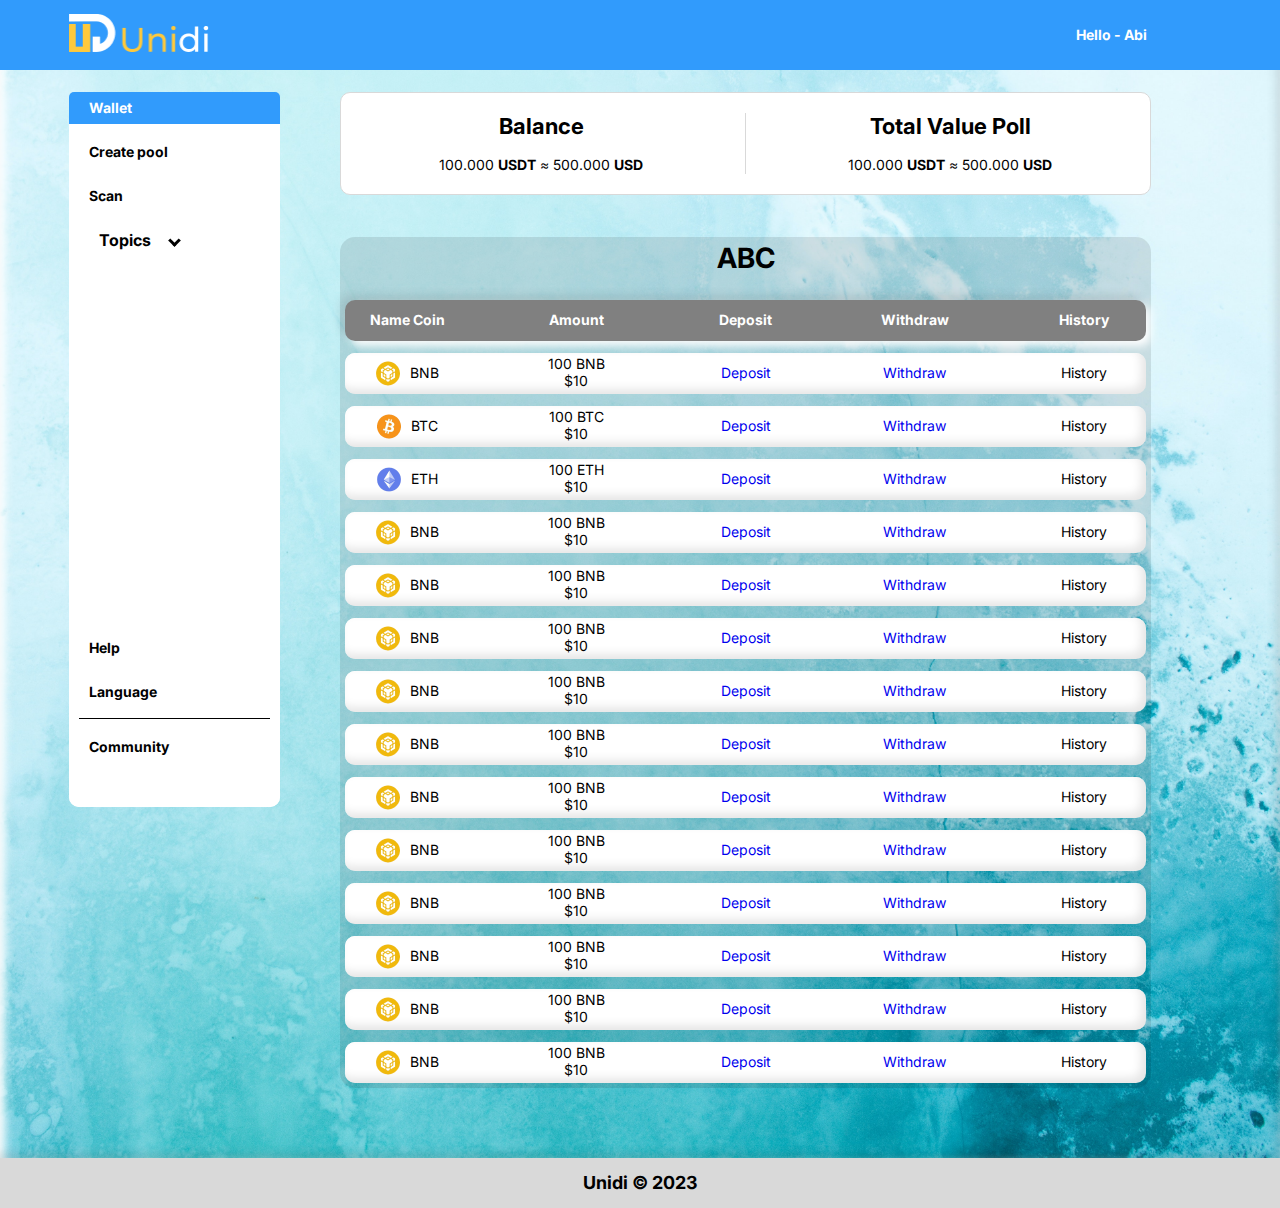
<file: index.html>
<!DOCTYPE HTML>
<html>

<head>
    <title>Wallet</title>
    <meta charset="utf-8" />
    <meta name="viewport" content="width=device-width, initial-scale=1, user-scalable=no" />
    <link rel="stylesheet" href="assets/css/style.css" />
    <link rel="stylesheet" href="https://cdnjs.cloudflare.com/ajax/libs/font-awesome/6.4.2/css/all.min.css"
        integrity="sha512-z3gLpd7yknf1YoNbCzqRKc4qyor8gaKU1qmn+CShxbuBusANI9QpRohGBreCFkKxLhei6S9CQXFEbbKuqLg0DA=="
        crossorigin="anonymous" referrerpolicy="no-referrer" />
</head>

<body>

    <!-- navbar -->
    <nav>
        <div class="containerNavBar">
            <a href="index.html"><img src="assets/images/logo.png" class="withImg" /></a>
            <div class="containerLogin">
                <div class="userName">
                    <h4>Hello - Abi</h4>
                    <i class="fa-solid fa-caret-down"></i>
                </div>
                <i class="fa-solid fa-bell fa-xl"></i>
                <div class="responsiveMenu">
                    <i class="fa-solid fa-bars"></i>
                </div>
            </div>
        </div>
        <div class="menu">
            <i class="fa-solid fa-caret-up fa-xl"></i>
            <h4>
                Profile
            </h4>
            <h4>
                Logout
            </h4>
        </div>
    </nav>

    <!-- Sidebar -->
    <div class="containerBody">
        <div class="sidebar">
            <div>
                <div class="sidebarFirst">
                    <i class="fa-solid fa-wallet"></i>
                    <h4>Wallet</h4>
                </div>

                <a href="createPool.html">
                    <div class="sidebarLast">
                        <i class="fa-solid fa-file-circle-plus" style="color: black;"></i>
                        <h4>Create pool</h4>
                    </div>
                </a>

                <a href="scan.html">
                    <div class="sidebarLast">
                        <i class="fa-solid fa-qrcode" style="color: black;"></i>
                        <h4>Scan</h4>
                    </div>
                </a>
                <div class="sidebarLast">
                    <i class="fa-solid fa-ellipsis"></i>

                    <button class="toggle">Topics</button>
                    <ul class="list">
                        <li class="list-item" style="--delay:0.2s">ABC</li>
                        <li class="list-item" style="--delay:0.4s">DEF</li>
                        <li class="list-item" style="--delay:0.6s">GHI</li>
                        <li class="list-item" style="--delay:0.8s">JKL</li>
                    </ul>

                </div>
            </div>
            <div>
                <div class="sidebarLast">
                    <i class="fa-regular fa-circle-question"></i>
                    <h4>Help</h4>
                </div>
                <div class="sidebarLast">
                    <i class="fa-solid fa-earth-americas"></i>
                    <h4>Language</h4>
                    <i class="fa-solid fa-chevron-down"></i>
                </div>
                <div style="width: calc(100% - 20px); height: 1px; background-color: black; margin: 10px;">
                </div>
                <div class="sidebarLast">
                    <i class="fa-solid fa-people-group"></i>
                    <h4>Community</h4>
                </div>
                <div class="sidebarLast">
                    <div class="icon">
                        <i class="fa-brands fa-twitter"></i>
                        <i class="fa-brands fa-facebook"></i>
                        <i class="fa-brands fa-linkedin"></i>
                        <i class="fa-brands fa-square-instagram"></i>
                    </div>
                </div>
            </div>
        </div>

        <div class="content">
            <div class="contentTop">
                <div class="balance">
                    <h3>Balance</h3>
                    <h4>100.000 <b>USDT</b> ≈ 500.000 <b>USD</b></h4>
                </div>
                <div style="width: 1px; height: 100%; background-color: #d9d9d9;"></div>
                <div class="balance">
                    <h3>Total Value Poll</h3>
                    <h4>100.000 <b>USDT</b> ≈ 500.000 <b>USD</b></h4>
                </div>
            </div>
            <div class="contentBottom">
                <h2>ABC</h2>
                <div class="titleTable">
                    <h4>
                        Name Coin
                    </h4>
                    <h4>
                        Amount
                    </h4>
                    <h4>
                        Deposit
                    </h4>
                    <h4>
                        Withdraw
                    </h4>
                    <h4>
                        History
                    </h4>
                </div>
                <div class="DescriptionTable">
                    <h4>
                        <img src="assets/images/BNB.png" />
                        BNB
                    </h4>
                    <h4>
                        <div>

                            <h4>100 BNB</h4>
                            <h4>$10</h4>
                        </div>
                    </h4>

                    <h4>
                        <a href="deposit.html">Deposit</a>
                    </h4>

                    <h4>
                        <a href="Withdraw.html">Withdraw</a>
                    </h4>
                    <h4>
                        History
                    </h4>
                </div>
                <div class="DescriptionTable">
                    <h4>
                        <img src="assets/images/Bitcoin.png" />
                        BTC
                    </h4>
                    <h4>
                        <div>

                            <h4>100 BTC</h4>
                            <h4>$10</h4>
                        </div>
                    </h4>

                    <h4>
                        <a href="deposit.html">Deposit</a>
                    </h4>

                    <h4>
                        <a href="Withdraw.html">Withdraw</a>
                    </h4>
                    <h4>
                        History
                    </h4>
                </div>
                <div class="DescriptionTable">
                    <h4>
                        <img src="assets/images/ETH.png" />
                        ETH
                    </h4>
                    <h4>
                        <div>

                            <h4>100 ETH</h4>
                            <h4>$10</h4>
                        </div>
                    </h4>

                    <h4>
                        <a href="deposit.html">Deposit</a>
                    </h4>

                    <h4>
                        <a href="Withdraw.html">Withdraw</a>
                    </h4>
                    <h4>
                        History
                    </h4>
                </div>
                <div class="DescriptionTable">
                    <h4>
                        <img src="assets/images/BNB.png" />
                        BNB
                    </h4>
                    <h4>
                        <div>

                            <h4>100 BNB</h4>
                            <h4>$10</h4>
                        </div>
                    </h4>

                    <h4>
                        <a href="deposit.html">Deposit</a>
                    </h4>

                    <h4>
                        <a href="Withdraw.html">Withdraw</a>
                    </h4>
                    <h4>
                        History
                    </h4>
                </div>
                <div class="DescriptionTable">
                    <h4>
                        <img src="assets/images/BNB.png" />
                        BNB
                    </h4>
                    <h4>
                        <div>

                            <h4>100 BNB</h4>
                            <h4>$10</h4>
                        </div>
                    </h4>

                    <h4>
                        <a href="deposit.html">Deposit</a>
                    </h4>

                    <h4>
                        <a href="Withdraw.html">Withdraw</a>
                    </h4>
                    <h4>
                        History
                    </h4>
                </div>
                <div class="DescriptionTable">
                    <h4>
                        <img src="assets/images/BNB.png" />
                        BNB
                    </h4>
                    <h4>
                        <div>

                            <h4>100 BNB</h4>
                            <h4>$10</h4>
                        </div>
                    </h4>

                    <h4>
                        <a href="deposit.html">Deposit</a>
                    </h4>

                    <h4>
                        <a href="Withdraw.html">Withdraw</a>
                    </h4>
                    <h4>
                        History
                    </h4>
                </div>
                <div class="DescriptionTable">
                    <h4>
                        <img src="assets/images/BNB.png" />
                        BNB
                    </h4>
                    <h4>
                        <div>

                            <h4>100 BNB</h4>
                            <h4>$10</h4>
                        </div>
                    </h4>

                    <h4>
                        <a href="deposit.html">Deposit</a>
                    </h4>

                    <h4>
                        <a href="Withdraw.html">Withdraw</a>
                    </h4>
                    <h4>
                        History
                    </h4>
                </div>
                <div class="DescriptionTable">
                    <h4>
                        <img src="assets/images/BNB.png" />
                        BNB
                    </h4>
                    <h4>
                        <div>

                            <h4>100 BNB</h4>
                            <h4>$10</h4>
                        </div>
                    </h4>

                    <h4>
                        <a href="deposit.html">Deposit</a>
                    </h4>

                    <h4>
                        <a href="Withdraw.html">Withdraw</a>
                    </h4>
                    <h4>
                        History
                    </h4>
                </div>
                <div class="DescriptionTable">
                    <h4>
                        <img src="assets/images/BNB.png" />
                        BNB
                    </h4>
                    <h4>
                        <div>

                            <h4>100 BNB</h4>
                            <h4>$10</h4>
                        </div>
                    </h4>

                    <h4>
                        <a href="deposit.html">Deposit</a>
                    </h4>

                    <h4>
                        <a href="Withdraw.html">Withdraw</a>
                    </h4>
                    <h4>
                        History
                    </h4>
                </div>
                <div class="DescriptionTable">
                    <h4>
                        <img src="assets/images/BNB.png" />
                        BNB
                    </h4>
                    <h4>
                        <div>

                            <h4>100 BNB</h4>
                            <h4>$10</h4>
                        </div>
                    </h4>

                    <h4>
                        <a href="deposit.html">Deposit</a>
                    </h4>

                    <h4>
                        <a href="Withdraw.html">Withdraw</a>
                    </h4>
                    <h4>
                        History
                    </h4>
                </div>
                <div class="DescriptionTable">
                    <h4>
                        <img src="assets/images/BNB.png" />
                        BNB
                    </h4>
                    <h4>
                        <div>

                            <h4>100 BNB</h4>
                            <h4>$10</h4>
                        </div>
                    </h4>

                    <h4>
                        <a href="deposit.html">Deposit</a>
                    </h4>

                    <h4>
                        <a href="Withdraw.html">Withdraw</a>
                    </h4>
                    <h4>
                        History
                    </h4>
                </div>
                <div class="DescriptionTable">
                    <h4>
                        <img src="assets/images/BNB.png" />
                        BNB
                    </h4>
                    <h4>
                        <div>

                            <h4>100 BNB</h4>
                            <h4>$10</h4>
                        </div>
                    </h4>

                    <h4>
                        <a href="deposit.html">Deposit</a>
                    </h4>

                    <h4>
                        <a href="Withdraw.html">Withdraw</a>
                    </h4>
                    <h4>
                        History
                    </h4>
                </div>
                <div class="DescriptionTable">
                    <h4>
                        <img src="assets/images/BNB.png" />
                        BNB
                    </h4>
                    <h4>
                        <div>

                            <h4>100 BNB</h4>
                            <h4>$10</h4>
                        </div>
                    </h4>

                    <h4>
                        <a href="deposit.html">Deposit</a>
                    </h4>

                    <h4>
                        <a href="Withdraw.html">Withdraw</a>
                    </h4>
                    <h4>
                        History
                    </h4>
                </div>
                <div class="DescriptionTable">
                    <h4>
                        <img src="assets/images/BNB.png" />
                        BNB
                    </h4>
                    <h4>
                        <div>

                            <h4>100 BNB</h4>
                            <h4>$10</h4>
                        </div>
                    </h4>

                    <h4>
                        <a href="deposit.html">Deposit</a>
                    </h4>

                    <h4>
                        <a href="Withdraw.html">Withdraw</a>
                    </h4>
                    <h4>
                        History
                    </h4>
                </div>
            </div>
        </div>


    </div>

    <!-- Footer -->
    <div class="footer">
        <h4>Unidi © 2023</h4>
    </div>


    <!-- Scripts -->
    <script>
        let userName = document.querySelector('.userName');
        let menu = document.querySelector('.menu');
        userName.onclick = function () {
            menu.classList.toggle('active');
        }

        let responsiveMenu = document.querySelector('.responsiveMenu');
        let sidebar = document.querySelector('.sidebar');
        responsiveMenu.onclick = function () {
            sidebar.classList.toggle('active');
        }


    </script>

</body>

</html>
</file>
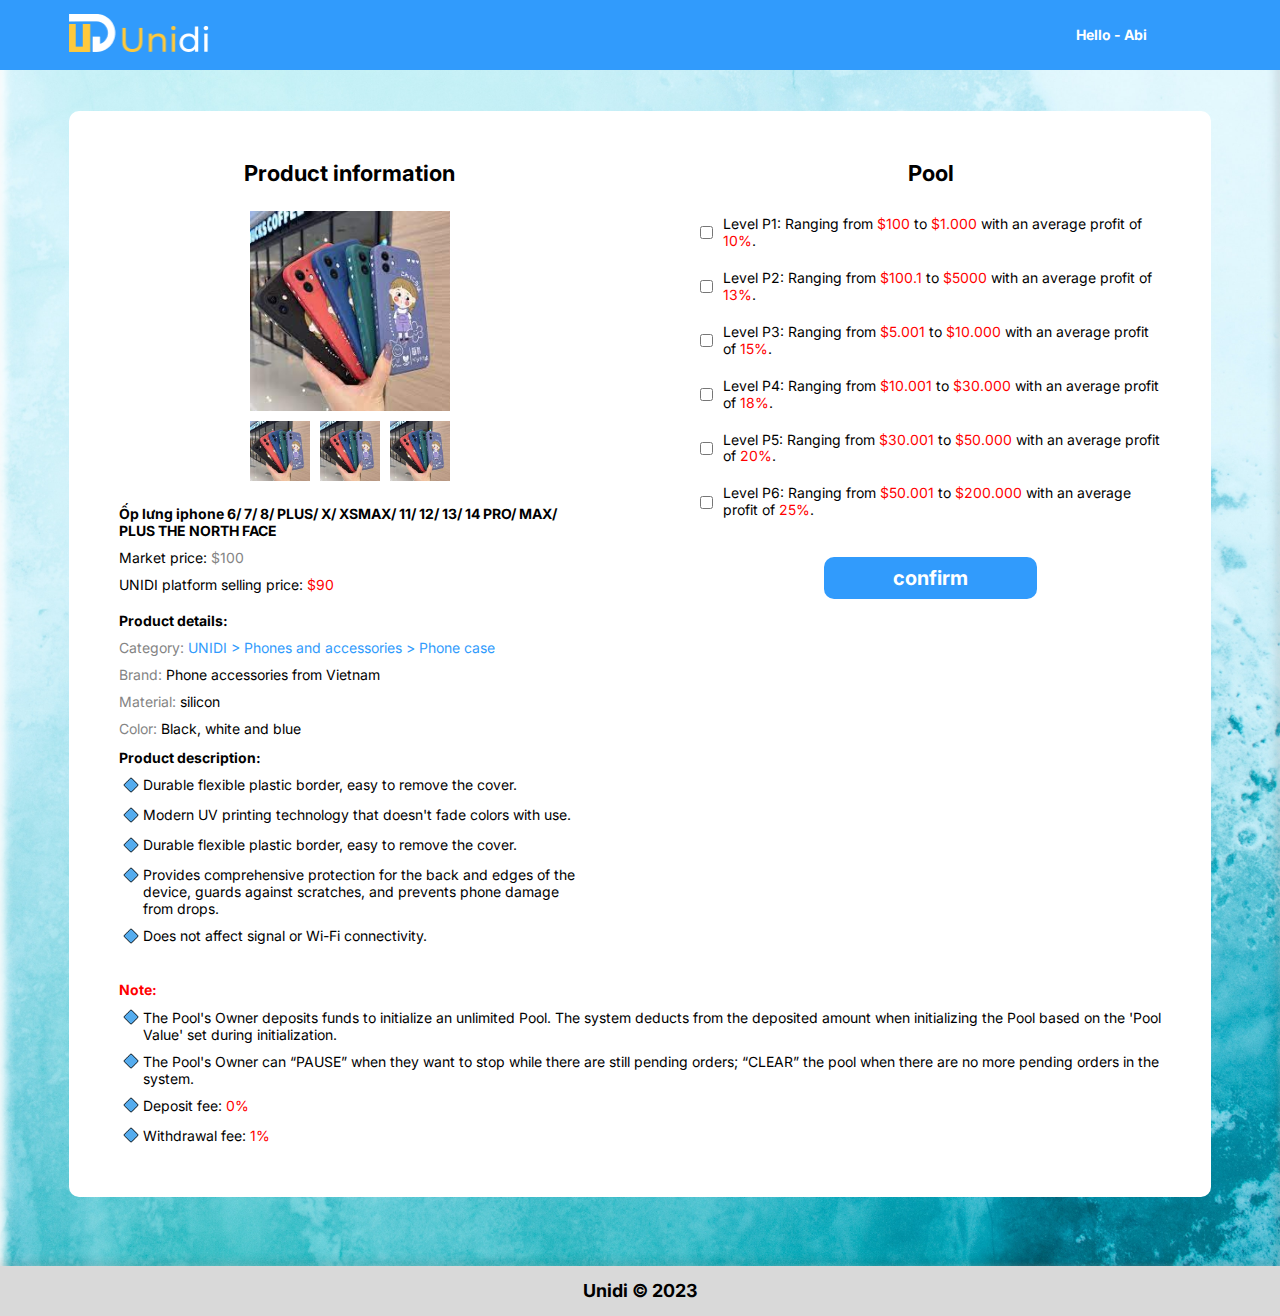
<file: addProduct.html>
<!DOCTYPE HTML>
<html>

<head>
    <title>Wallet</title>
    <meta charset="utf-8" />
    <meta name="viewport" content="width=device-width, initial-scale=1, user-scalable=no" />
    <link rel="stylesheet" href="assets/css/style.css" />
    <link rel="stylesheet" href="https://cdnjs.cloudflare.com/ajax/libs/font-awesome/6.4.2/css/all.min.css"
        integrity="sha512-z3gLpd7yknf1YoNbCzqRKc4qyor8gaKU1qmn+CShxbuBusANI9QpRohGBreCFkKxLhei6S9CQXFEbbKuqLg0DA=="
        crossorigin="anonymous" referrerpolicy="no-referrer" />
</head>

<body>

    <!-- navbar -->
    <nav>
        <div class="containerNavBar">
            <a href="index.html"><img src="assets/images/logo.png" class="withImg" /></a>
            <div class="containerLogin">
                <div class="userName">
                    <h4>Hello - Abi</h4>
                    <i class="fa-solid fa-caret-down"></i>
                </div>
                <i class="fa-solid fa-bell fa-xl"></i>
                <div class="responsiveMenu">
                    <i class="fa-solid fa-bars"></i>
                </div>
            </div>
        </div>
        <div class="menu">
            <i class="fa-solid fa-caret-up fa-xl"></i>
            <h4>
                Profile
            </h4>
            <h4>
                Logout
            </h4>
        </div>
    </nav>

    <!-- Sidebar -->
    <div class="containerBody">

        <div class="containerAddProduct">
            <div class="back" onclick="history.back()">
                <i class="fa-solid fa-angle-left fa-xl"></i>
            </div>
            <div class="containerAddProductDescription">
                <div class="containerAddProductLeft">
                    <h2>
                        Product information
                    </h2>
                    <div class="containerImg">
                        <img src="assets/images/product/product1.png" width="200px" height="200px">
                        <div class="containerImgSmall">
                            <img src="assets/images/product/product1.png" width="60px" height="60px">
                            <img src="assets/images/product/product1.png" width="60px" height="60px">
                            <img src="assets/images/product/product1.png" width="60px" height="60px">
                        </div>
                    </div>
                    <div class="containerTitleProduct">
                        <h3>Ốp lưng iphone 6/ 7/ 8/ PLUS/ X/ XSMAX/ 11/ 12/ 13/ 14 PRO/ MAX/ PLUS THE NORTH FACE</h3>
                        <h3 style="font-weight: 400;">Market price: <span style="color: #848484;">$100</span></h3>
                        <h3 style="font-weight: 400;">UNIDI platform selling price: <span
                                style="color: #FF0000;">$90</span>
                        </h3>
                    </div>

                    <div class="containerTitleProduct" style="margin-bottom: 30px;">
                        <h3>Product details:</h3>
                        <h3 style="font-weight: 400;color: #848484;">Category:<span style="color: #319BFC;"> UNIDI >
                                Phones and accessories > Phone case</span></h3>
                        <h3 style="font-weight: 400;color: #848484;">Brand:<span style="color: #000;"> Phone accessories
                                from Vietnam</span></h3>
                        <h3 style="font-weight: 400;color: #848484;">Material:<span style="color: #000;"> silicon</span>
                        </h3>
                        <h3 style="font-weight: 400;color: #848484;">Color:<span style="color: #000;"> Black, white and
                                blue</span></h3>
                    </div>

                    <div class="containerTitleProduct" style="margin-bottom: 100px;">
                        <h3 class="mtProduct">Product description:</h3>
                        <h3 class="containerText">
                            <img src="assets/images/icon/rhombus.png" width="24px" height="24px"
                                style="margin-top: -4px;">
                            Durable flexible plastic border, easy to remove the cover.
                        </h3>
                        <h3 class="containerText">
                            <img src="assets/images/icon/rhombus.png" width="24px" height="24px"
                                style="margin-top: -4px;">
                            Modern UV printing technology that doesn't fade colors with use.
                        </h3>
                        <h3 class="containerText">
                            <img src="assets/images/icon/rhombus.png" width="24px" height="24px"
                                style="margin-top: -4px;">
                            Durable flexible plastic border, easy to remove the cover.
                        </h3>
                        <h3 class="containerText">
                            <img src="assets/images/icon/rhombus.png" width="24px" height="24px"
                                style="margin-top: -4px;">
                            Provides comprehensive protection for the back and edges of the device, guards against
                            scratches, and prevents phone damage from drops.
                        </h3>
                        <h3 class="containerText">
                            <img src="assets/images/icon/rhombus.png" width="24px" height="24px"
                                style="margin-top: -4px;">
                            Does not affect signal or Wi-Fi connectivity.
                        </h3>
                    </div>
                </div>
                <div class="containerAddProductRight">
                    <h2 style="margin-bottom: 10px;">
                        Pool
                    </h2>
                    <label class="containerLabelCheckBox">
                        <input type="checkbox" required>
                        <span class="textInput">
                            Level P1: Ranging from <span class="txtRed">$100</span> to <span
                                class="txtRed">$1.000</span>
                            with an average profit of <span class="txtRed">10%</span>.
                        </span>
                    </label>
                    <label class="containerLabelCheckBox">
                        <input type="checkbox" required>
                        <span class="textInput">
                            Level P2: Ranging from <span class="txtRed">$100.1</span> to <span
                                class="txtRed">$5000</span> with an average profit of <span class="txtRed">13%</span>.
                        </span>
                    </label>
                    <label class="containerLabelCheckBox">
                        <input type="checkbox" required>
                        <span class="textInput">
                            Level P3: Ranging from <span class="txtRed">$5.001</span> to <span
                                class="txtRed">$10.000</span> with an average profit of <span class="txtRed">15%</span>.
                        </span>
                    </label>
                    <label class="containerLabelCheckBox">
                        <input type="checkbox" required>
                        <span class="textInput">
                            Level P4: Ranging from <span class="txtRed">$10.001</span> to <span
                                class="txtRed">$30.000</span> with an average profit of <span class="txtRed">18%</span>.
                        </span>
                    </label>
                    <label class="containerLabelCheckBox">
                        <input type="checkbox" required>
                        <span class="textInput">
                            Level P5: Ranging from <span class="txtRed">$30.001</span> to <span
                                class="txtRed">$50.000</span> with an average profit of <span class="txtRed">20%</span>.
                        </span>
                    </label>
                    <label class="containerLabelCheckBox">
                        <input type="checkbox" required>
                        <span class="textInput">
                            Level P6: Ranging from <span class="txtRed">$50.001</span> to <span
                                class="txtRed">$200.000</span> with an average profit of <span
                                class="txtRed">25%</span>.
                        </span>
                    </label>
                    <div class="confirm">
                        <h4>confirm</h4>
                    </div>
                </div>
            </div>
            <div class="containerAddProductBottom">
                <h3>Note:</h3>
                <h4 class="containerText">
                    <img src="assets/images/icon/rhombus.png" width="24px" height="24px"
                        style="margin-top: -4px;">
                        The Pool's Owner deposits funds to initialize an unlimited Pool. The system deducts from the deposited amount when initializing the Pool based on the 'Pool Value' set during initialization.
                </h4>
                <h4 class="containerText">
                    <img src="assets/images/icon/rhombus.png" width="24px" height="24px"
                        style="margin-top: -4px;">
                        The Pool's Owner can “PAUSE” when they want to stop while there are still pending orders; “CLEAR” the pool when there are no more pending orders in the system.
                </h4>
                <h4 class="containerText">
                    <img src="assets/images/icon/rhombus.png" width="24px" height="24px"
                        style="margin-top: -4px;">
                        Deposit fee: <span style="color: #FF0000;"> &nbsp0%</span>
                </h4>
                <h4 class="containerText">
                    <img src="assets/images/icon/rhombus.png" width="24px" height="24px"
                        style="margin-top: -4px;">
                        Withdrawal fee:  <span style="color: #FF0000;"> &nbsp1%</span>
                </h4>
            </div>
        </div>
    </div>
    <!-- Footer -->
    <div class="footer">
        <h4>Unidi © 2023</h4>
    </div>


    <!-- Scripts -->
    <script>
        let userName = document.querySelector('.userName');
        let menu = document.querySelector('.menu');
        userName.onclick = function () {
            menu.classList.toggle('active');
        }
    </script>

</body>

</html>
</file>
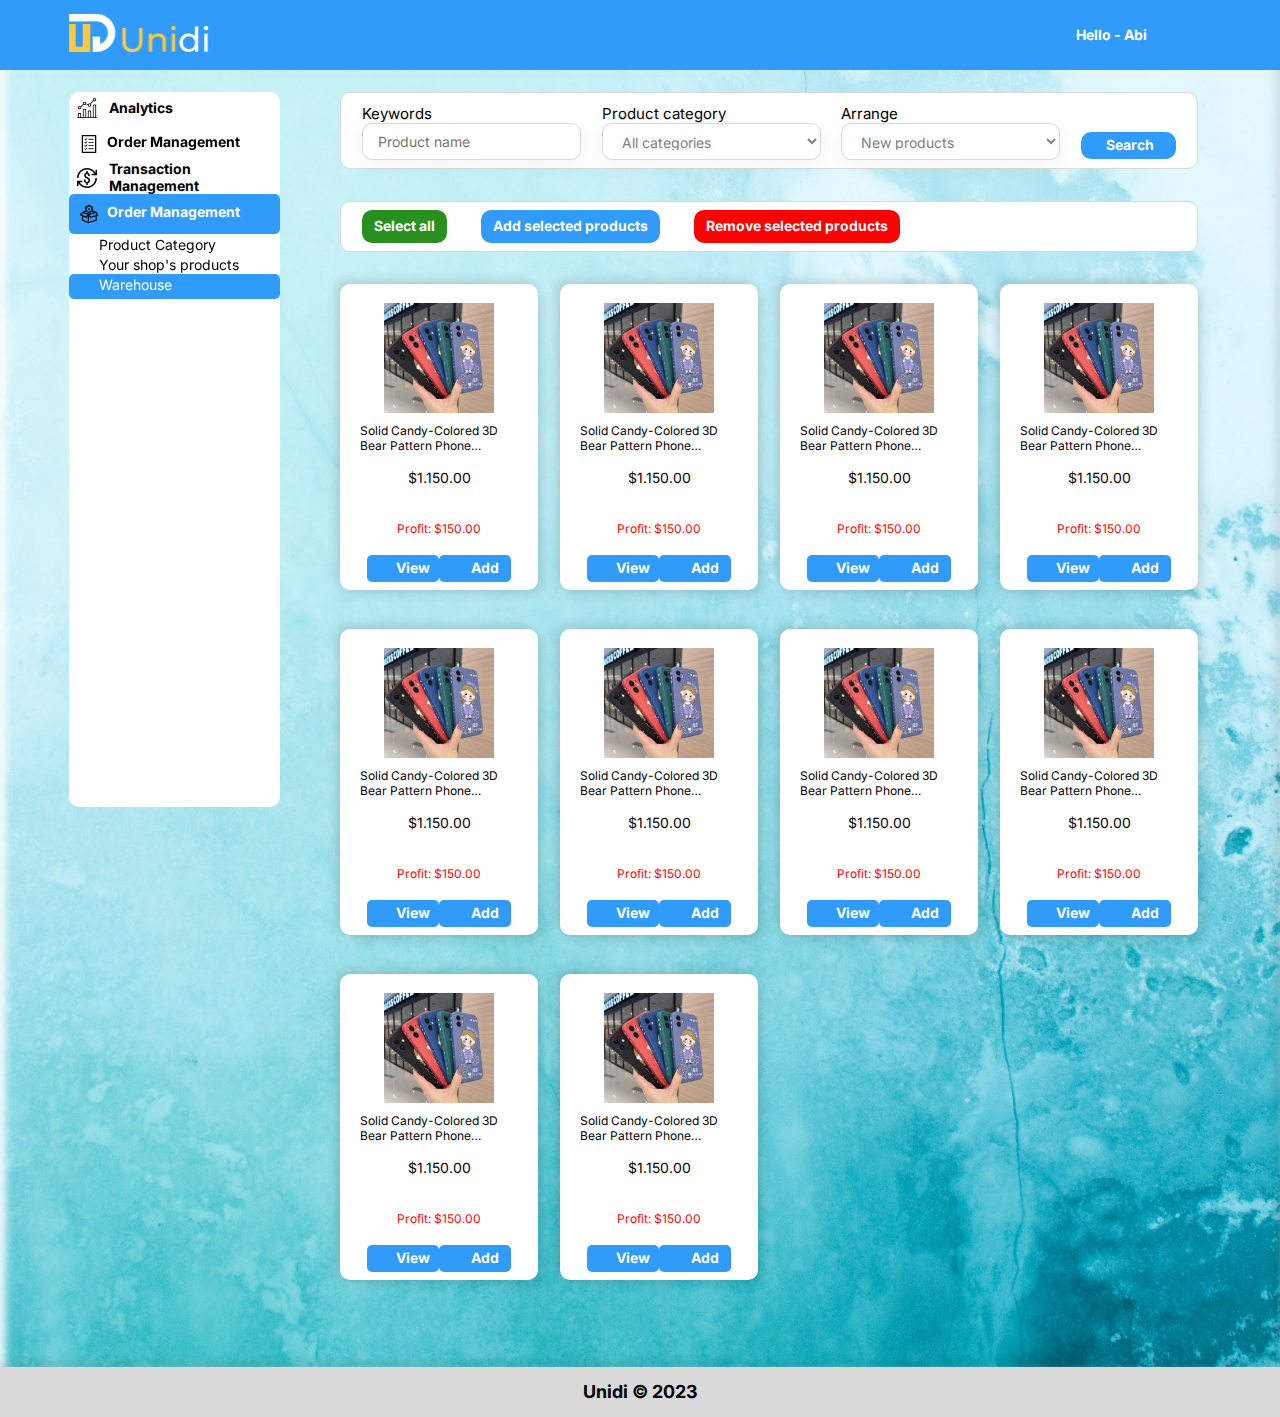
<file: addProductManagement.html>
<!DOCTYPE HTML>
<html>

<head>
    <title>Wallet</title>
    <meta charset="utf-8" />
    <meta name="viewport" content="width=device-width, initial-scale=1, user-scalable=no" />
    <link rel="stylesheet" href="assets/css/style.css" />
    <link rel="stylesheet" href="https://cdnjs.cloudflare.com/ajax/libs/font-awesome/6.4.2/css/all.min.css"
        integrity="sha512-z3gLpd7yknf1YoNbCzqRKc4qyor8gaKU1qmn+CShxbuBusANI9QpRohGBreCFkKxLhei6S9CQXFEbbKuqLg0DA=="
        crossorigin="anonymous" referrerpolicy="no-referrer" />
</head>

<body>

    <!-- navbar -->
    <nav>
        <div class="containerNavBar">
            <a href="index.html"><img src="assets/images/logo.png" class="withImg" /></a>
            <div class="containerLogin">
                <div class="userName">
                    <h4>Hello - Abi</h4>
                    <i class="fa-solid fa-caret-down"></i>
                </div>
                <i class="fa-solid fa-bell fa-xl"></i>
                <div class="responsiveMenu">
                    <i class="fa-solid fa-bars"></i>
                </div>
            </div>
        </div>
        <div class="menu">
            <i class="fa-solid fa-caret-up fa-xl"></i>
            <h4>
                Profile
            </h4>
            <h4>
                Logout
            </h4>
        </div>
    </nav>

    <!-- Sidebar -->
    <div class="containerBody">
        <div class="sidebar">
            <div>
                <div class="sidebarFirst" style="background: none;">
                    <img src="./assets/images/icon/stock.png" width="20px" height="20px">
                    <h4 style="color: black;">Analytics</h4>
                </div>
                
                <div class="sidebarAccordion">
                    <div class="sidebarContentBx">
                        <div class="sidebarLabel">
                            <div class="label">
                                <img src="./assets/images/icon/new.png" width="20px" height="20px">
                                <h4>Order Management</h4>
                            </div>
                            <i class="fa-solid fa-chevron-down" style="float: right;"></i>
                        </div>
                        <div class="sidebarContent">
                            <p>Order 1</p>
                            <p>Order 2</p>
                            <p>Order 3</p>
                        </div>
                    </div>
                </div>

                <div class="sidebarLast" style="margin-top: -2px;">
                    <img src="./assets/images/icon/money.png" width="20px" height="20px">
                    <h4>Transaction Management</h4>
                </div>

                <div class="sidebarAccordion1">
                    <div class="sidebarContentBx1">
                        <div class="sidebarLabel1">
                            <div class="label">
                                <img src="./assets/images/icon/gift.png" width="20px" height="20px">
                                <h4>Order Management</h4>
                            </div>
                            <i class="fa-solid fa-chevron-down" style="float: right;"></i>
                        </div>
                        <div class="sidebarContent1">
                            <a >Product Category</a><br>
                            <a >Your shop's products</a>
                            <div class="btnActive"><a>Warehouse</a></div>
                        </div>
                        
                    </div>
                </div>
                
            </div>
        </div>

        <div class="content" style="gap: 32px;">
           
            <div class="contentTop" style="height: 100%; align-items: center; padding: 8px 21px 8px 21px;" >
                <div class="containerKeyWords">
                    <h3>Keywords</h3>
                    <input type="text" placeholder="Product name" required>
                </div>
                
                <div class="containerKeyWords">
                    <h3>Product category</h3>
                    <select>
                        <option value="null" hidden disabled selected>All categories</option>
                        <option>1</option>
                        <option>2</option>
                        <option>3</option>
                    </select>
                </div>

                <div class="containerKeyWords">
                    <h3>Arrange</h3>
                    <select>
                        <option value="null" hidden disabled selected>New products</option>
                        <option>1</option>
                        <option>2</option>
                        <option>3</option>
                    </select>
                </div>

                <div class="containerSearch">
                    <i class="fa-solid fa-magnifying-glass" style="color: #fff;"></i>
                    <h3>Search</h3>
                </div>
            </div>

            <div class="contentTop" style="height: 100%; padding: 8px 21px 8px 21px; justify-content: flex-start; gap: 34px;" >
                <h3 class="btnContentTop" style="background: #299020;">
                    Select all
                </h3>
                <h3 class="btnContentTop" style="background: #319BFC;">
                    Add selected products
                </h3>
                <h3 class="btnContentTop" style="background: #FF0000;">
                    Remove selected products
                </h3>
            </div>

            <div class="gridContainer">
                <div class="gridContainerProduct">
                    <img src="assets/images/product/product1.png" width="110px" height="110px">
                    <h5>
                        Solid Candy-Colored 3D Bear Pattern Phone  property specifies how white-space inside an element is handled.
                    </h5>
                    <h4 >
                        $1.150.00
                    </h4>
                    <h4 style="color: #FF0000; font-size: 12px;">
                        Profit: $150.00
                    </h4>
                    <div class="containerBtnBottom">
                        <div class="btnBottom">
                            <i class="fa-solid fa-eye" style="width: 16px; height: 16px; color: #fff;"></i>
                            <h4 style="font-size: 14px; color: #fff; font-weight: 700;">View</h4>
                        </div>

                        <a href="addProduct.html">
                            <div class="btnBottom">
                            <i class="fa-solid fa-plus" style="width: 16px; height: 16px; color: #fff;"></i>
                            <h4 style="font-size: 14px; color: #fff; font-weight: 700;">Add</h4>
                        </div>
                        </a>
                    </div>
                </div>

                <div class="gridContainerProduct">
                    <img src="assets/images/product/product1.png" width="110px" height="110px">
                    <h5>
                        Solid Candy-Colored 3D Bear Pattern Phone  property specifies how white-space inside an element is handled.
                    </h5>
                    <h4 >
                        $1.150.00
                    </h4>
                    <h4 style="color: #FF0000; font-size: 12px;">
                        Profit: $150.00
                    </h4>
                    <div class="containerBtnBottom">
                        <div class="btnBottom">
                            <i class="fa-solid fa-eye" style="width: 16px; height: 16px; color: #fff;"></i>
                            <h4 style="font-size: 14px; color: #fff; font-weight: 700;">View</h4>
                        </div>

                        <a href="addProduct.html">
                            <div class="btnBottom">
                            <i class="fa-solid fa-plus" style="width: 16px; height: 16px; color: #fff;"></i>
                            <h4 style="font-size: 14px; color: #fff; font-weight: 700;">Add</h4>
                        </div>
                        </a>
                    </div>
                </div>
                <div class="gridContainerProduct">
                    <img src="assets/images/product/product1.png" width="110px" height="110px">
                    <h5>
                        Solid Candy-Colored 3D Bear Pattern Phone  property specifies how white-space inside an element is handled.
                    </h5>
                    <h4 >
                        $1.150.00
                    </h4>
                    <h4 style="color: #FF0000; font-size: 12px;">
                        Profit: $150.00
                    </h4>
                    <div class="containerBtnBottom">
                        <div class="btnBottom">
                            <i class="fa-solid fa-eye" style="width: 16px; height: 16px; color: #fff;"></i>
                            <h4 style="font-size: 14px; color: #fff; font-weight: 700;">View</h4>
                        </div>

                        <a href="addProduct.html">
                            <div class="btnBottom">
                            <i class="fa-solid fa-plus" style="width: 16px; height: 16px; color: #fff;"></i>
                            <h4 style="font-size: 14px; color: #fff; font-weight: 700;">Add</h4>
                        </div>
                        </a>
                    </div>
                </div>
                <div class="gridContainerProduct">
                    <img src="assets/images/product/product1.png" width="110px" height="110px">
                    <h5>
                        Solid Candy-Colored 3D Bear Pattern Phone  property specifies how white-space inside an element is handled.
                    </h5>
                    <h4 >
                        $1.150.00
                    </h4>
                    <h4 style="color: #FF0000; font-size: 12px;">
                        Profit: $150.00
                    </h4>
                    <div class="containerBtnBottom">
                        <div class="btnBottom">
                            <i class="fa-solid fa-eye" style="width: 16px; height: 16px; color: #fff;"></i>
                            <h4 style="font-size: 14px; color: #fff; font-weight: 700;">View</h4>
                        </div>

                        <a href="addProduct.html">
                            <div class="btnBottom">
                            <i class="fa-solid fa-plus" style="width: 16px; height: 16px; color: #fff;"></i>
                            <h4 style="font-size: 14px; color: #fff; font-weight: 700;">Add</h4>
                        </div>
                        </a>
                    </div>
                </div>
                <div class="gridContainerProduct">
                    <img src="assets/images/product/product1.png" width="110px" height="110px">
                    <h5>
                        Solid Candy-Colored 3D Bear Pattern Phone  property specifies how white-space inside an element is handled.
                    </h5>
                    <h4 >
                        $1.150.00
                    </h4>
                    <h4 style="color: #FF0000; font-size: 12px;">
                        Profit: $150.00
                    </h4>
                    <div class="containerBtnBottom">
                        <div class="btnBottom">
                            <i class="fa-solid fa-eye" style="width: 16px; height: 16px; color: #fff;"></i>
                            <h4 style="font-size: 14px; color: #fff; font-weight: 700;">View</h4>
                        </div>

                        <a href="addProduct.html">
                            <div class="btnBottom">
                            <i class="fa-solid fa-plus" style="width: 16px; height: 16px; color: #fff;"></i>
                            <h4 style="font-size: 14px; color: #fff; font-weight: 700;">Add</h4>
                        </div>
                        </a>
                    </div>
                </div>
                <div class="gridContainerProduct">
                    <img src="assets/images/product/product1.png" width="110px" height="110px">
                    <h5>
                        Solid Candy-Colored 3D Bear Pattern Phone  property specifies how white-space inside an element is handled.
                    </h5>
                    <h4 >
                        $1.150.00
                    </h4>
                    <h4 style="color: #FF0000; font-size: 12px;">
                        Profit: $150.00
                    </h4>
                    <div class="containerBtnBottom">
                        <div class="btnBottom">
                            <i class="fa-solid fa-eye" style="width: 16px; height: 16px; color: #fff;"></i>
                            <h4 style="font-size: 14px; color: #fff; font-weight: 700;">View</h4>
                        </div>

                        <a href="addProduct.html">
                            <div class="btnBottom">
                            <i class="fa-solid fa-plus" style="width: 16px; height: 16px; color: #fff;"></i>
                            <h4 style="font-size: 14px; color: #fff; font-weight: 700;">Add</h4>
                        </div>
                        </a>
                    </div>
                </div>
                <div class="gridContainerProduct">
                    <img src="assets/images/product/product1.png" width="110px" height="110px">
                    <h5>
                        Solid Candy-Colored 3D Bear Pattern Phone  property specifies how white-space inside an element is handled.
                    </h5>
                    <h4 >
                        $1.150.00
                    </h4>
                    <h4 style="color: #FF0000; font-size: 12px;">
                        Profit: $150.00
                    </h4>
                    <div class="containerBtnBottom">
                        <div class="btnBottom">
                            <i class="fa-solid fa-eye" style="width: 16px; height: 16px; color: #fff;"></i>
                            <h4 style="font-size: 14px; color: #fff; font-weight: 700;">View</h4>
                        </div>

                        <a href="addProduct.html">
                            <div class="btnBottom">
                            <i class="fa-solid fa-plus" style="width: 16px; height: 16px; color: #fff;"></i>
                            <h4 style="font-size: 14px; color: #fff; font-weight: 700;">Add</h4>
                        </div>
                        </a>
                    </div>
                </div>
                <div class="gridContainerProduct">
                    <img src="assets/images/product/product1.png" width="110px" height="110px">
                    <h5>
                        Solid Candy-Colored 3D Bear Pattern Phone  property specifies how white-space inside an element is handled.
                    </h5>
                    <h4 >
                        $1.150.00
                    </h4>
                    <h4 style="color: #FF0000; font-size: 12px;">
                        Profit: $150.00
                    </h4>
                    <div class="containerBtnBottom">
                        <div class="btnBottom">
                            <i class="fa-solid fa-eye" style="width: 16px; height: 16px; color: #fff;"></i>
                            <h4 style="font-size: 14px; color: #fff; font-weight: 700;">View</h4>
                        </div>

                        <a href="addProduct.html">
                            <div class="btnBottom">
                            <i class="fa-solid fa-plus" style="width: 16px; height: 16px; color: #fff;"></i>
                            <h4 style="font-size: 14px; color: #fff; font-weight: 700;">Add</h4>
                        </div>
                        </a>
                    </div>
                </div>
                <div class="gridContainerProduct">
                    <img src="assets/images/product/product1.png" width="110px" height="110px">
                    <h5>
                        Solid Candy-Colored 3D Bear Pattern Phone  property specifies how white-space inside an element is handled.
                    </h5>
                    <h4 >
                        $1.150.00
                    </h4>
                    <h4 style="color: #FF0000; font-size: 12px;">
                        Profit: $150.00
                    </h4>
                    <div class="containerBtnBottom">
                        <div class="btnBottom">
                            <i class="fa-solid fa-eye" style="width: 16px; height: 16px; color: #fff;"></i>
                            <h4 style="font-size: 14px; color: #fff; font-weight: 700;">View</h4>
                        </div>

                        <a href="addProduct.html">
                            <div class="btnBottom">
                            <i class="fa-solid fa-plus" style="width: 16px; height: 16px; color: #fff;"></i>
                            <h4 style="font-size: 14px; color: #fff; font-weight: 700;">Add</h4>
                        </div>
                        </a>
                    </div>
                </div>
                <div class="gridContainerProduct">
                    <img src="assets/images/product/product1.png" width="110px" height="110px">
                    <h5>
                        Solid Candy-Colored 3D Bear Pattern Phone  property specifies how white-space inside an element is handled.
                    </h5>
                    <h4 >
                        $1.150.00
                    </h4>
                    <h4 style="color: #FF0000; font-size: 12px;">
                        Profit: $150.00
                    </h4>
                    <div class="containerBtnBottom">
                        <div class="btnBottom">
                            <i class="fa-solid fa-eye" style="width: 16px; height: 16px; color: #fff;"></i>
                            <h4 style="font-size: 14px; color: #fff; font-weight: 700;">View</h4>
                        </div>

                        <a href="addProduct.html">
                            <div class="btnBottom">
                            <i class="fa-solid fa-plus" style="width: 16px; height: 16px; color: #fff;"></i>
                            <h4 style="font-size: 14px; color: #fff; font-weight: 700;">Add</h4>
                        </div>
                        </a>
                    </div>
                </div>
                
            </div>
        
        </div>


    </div>

    <!-- Footer -->
    <div class="footer">
        <h4>Unidi © 2023</h4>
    </div>


    <!-- Scripts -->
    <script>
        let userName = document.querySelector('.userName');
        let menu = document.querySelector('.menu');
        userName.onclick = function () {
            menu.classList.toggle('active');
        }

        let responsiveMenu = document.querySelector('.responsiveMenu');
        let sidebar = document.querySelector('.sidebar');
        responsiveMenu.onclick = function () {
            sidebar.classList.toggle('active');
        }


        let sidebarLabel = document.querySelector('.sidebarLabel');
        let sidebarContent = document.querySelector('.sidebarContent');
        sidebarLabel.onclick = function () {
            sidebarContent.classList.toggle('active');
        }

        let sidebarLabel1 = document.querySelector('.sidebarLabel1');
        let sidebarContent1 = document.querySelector('.sidebarContent1');
        sidebarLabel1.onclick = function () {
            sidebarContent1.classList.toggle('active');
        }
    </script>

</body>

</html>
</file>
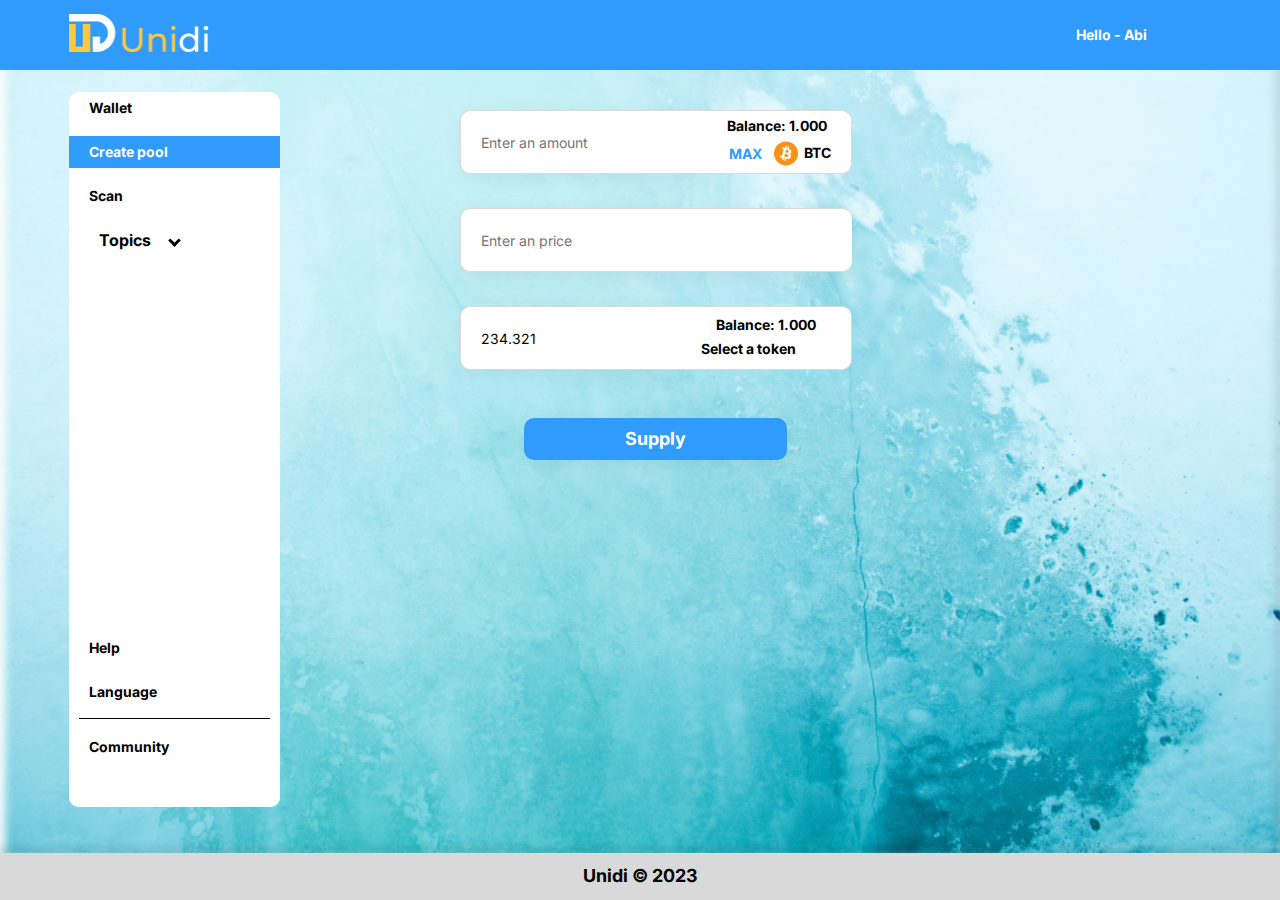
<file: createPool.html>
<!DOCTYPE HTML>
<html>

<head>
    <title>Wallet</title>
    <meta charset="utf-8" />
    <meta name="viewport" content="width=device-width, initial-scale=1, user-scalable=no" />
    <link rel="stylesheet" href="assets/css/style.css" />
    <link rel="stylesheet" href="assets/css/deposit.css" />
    <link rel="stylesheet" href="https://cdnjs.cloudflare.com/ajax/libs/font-awesome/6.4.2/css/all.min.css"
        integrity="sha512-z3gLpd7yknf1YoNbCzqRKc4qyor8gaKU1qmn+CShxbuBusANI9QpRohGBreCFkKxLhei6S9CQXFEbbKuqLg0DA=="
        crossorigin="anonymous" referrerpolicy="no-referrer" />
</head>

<body>

    <!-- navbar -->
    <nav>
        <div class="containerNavBar">
            <a href="index.html"><img src="assets/images/logo.png" class="withImg" /></a>
            <div class="containerLogin">
                <div class="userName">
                    <h4>Hello - Abi</h4>
                    <i class="fa-solid fa-caret-down"></i>
                </div>
                <i class="fa-solid fa-bell fa-xl"></i>
                <div class="responsiveMenu">
                    <i class="fa-solid fa-bars"></i>
                </div>
            </div>
        </div>
        <div class="menu">
            <i class="fa-solid fa-caret-up fa-xl"></i>
            <h4>
                Profile
            </h4>
            <h4>
                Logout
            </h4>
        </div>
    </nav>

    <!-- Sidebar -->
    <div class="containerBody">
        <div class="sidebar">
            <div>

                <a href="index.html">
                    <div class="sidebarFirst" style="background: none;">
                        <i class="fa-solid fa-wallet" style="color: black;"></i>
                        <h4 style="color: black;">Wallet</h4>
                    </div>
                </a>

                <div class="sidebarLast" style="background: #319BFC; border-radius: 0px;">
                    <i style="color: #fff;" class="fa-solid fa-file-circle-plus"></i>
                    <h4 style="color: #fff;">Create pool</h4>
                </div>
                <a href="scan.html">
                    <div class="sidebarLast">
                        <i class="fa-solid fa-qrcode" style="color: #000;"></i>
                        <h4>Scan</h4>
                    </div>
                </a>
                <div class="sidebarLast">
                    <i class="fa-solid fa-ellipsis"></i>

                    <button class="toggle">Topics</button>
                    <ul class="list">
                        <li class="list-item" style="--delay:0.2s">ABC</li>
                        <li class="list-item" style="--delay:0.4s">DEF</li>
                        <li class="list-item" style="--delay:0.6s">GHI</li>
                        <li class="list-item" style="--delay:0.8s">JKL</li>
                    </ul>

                </div>
            </div>
            <div>
                <div class="sidebarLast">
                    <i class="fa-regular fa-circle-question"></i>
                    <h4>Help</h4>
                </div>
                <div class="sidebarLast">
                    <i class="fa-solid fa-earth-americas"></i>
                    <h4>Language</h4>
                    <i class="fa-solid fa-chevron-down"></i>
                </div>
                <div style="width: calc(100% - 20px); height: 1px; background-color: black; margin: 10px;">
                </div>
                <div class="sidebarLast">
                    <i class="fa-solid fa-people-group"></i>
                    <h4>Community</h4>
                </div>
                <div class="sidebarLast">
                    <div class="icon">
                        <i class="fa-brands fa-twitter"></i>
                        <i class="fa-brands fa-facebook"></i>
                        <i class="fa-brands fa-linkedin"></i>
                        <i class="fa-brands fa-square-instagram"></i>
                    </div>
                </div>
            </div>
        </div>

        <!-- <div class="content"> -->
        <div class="containerBodyDeposit" style="background-image: none; box-shadow: none; align-items: center;">
            <div class="containerDeposit">
                <div class="containerAll" style="gap: 30px;">
                    <div class="inputAmount" style="height: 64px;">
                        <input type="number" placeholder="Enter an amount" required>
                        <div class="divAmount">
                            <h4>Balance: 1.000</h4>
                            <div class="btnAmount" style="border: 0px;">
                                <button>MAX</button>

                                <img src="assets/images/Bitcoin.png">

                                <h4>BTC</h4>
                            </div>
                        </div>
                    </div>

                    <div class="inputAmount" style="height: 64px;">
                        <input type="text" placeholder="Enter an price" required style="border-radius: 10px;">
                    </div>

                    <div class="inputAmount" style="height: 64px;">
                        <input type="number" placeholder="Enter an amount" value="234.321" required>
                        <div class="divAmount">
                            <h4>Balance: 1.000</h4>
                            <div class="btnAmount" style="border: 0px;width: 150px;">
                                <h4>Select a token</h4>
                                <i class="fa-solid fa-chevron-down" onclick="openForm()"></i>
                            </div>
                        </div>
                    </div>

                    <div class="confirm">
                        <h4>Supply</h4>
                    </div>
                </div>
            </div>

        </div>


        <!-- </div> -->


    </div>

        <div class="form-popup" id="myForm">
            <div class="containerForm">
                <form class="form-container">
                    <h4>Select a Token</h4>
    
                    <i class="fa-solid fa-magnifying-glass" style="position: absolute; margin: 20px 0 0 20px;"></i>
                    <input style="padding-left: 50px;" type="text" placeholder="Search" name="email" required>
    
                    <h6 style="font-size: 14px;">Token name</h6>
                    <div class="tokenName">
                        <img src="./assets/images/BNB.png" width="24px" height="24px" style="margin-right: 26px;">
                        <h5 style="width: 160px;">BNB</h5>
                        <h5>12000</h5>
                    </div>
                    <div class="tokenName">
                        <img src="./assets/images/Bitcoin.png" width="24px" height="24px" style="margin-right: 26px;">
                        <h5 style="width: 160px;">BTC</h5>
                        <h5>12000</h5>
                    </div>
                    <div class="tokenName">
                        <img src="./assets/images/ETH.png" width="24px" height="24px" style="margin-right: 26px;">
                        <h5 style="width: 160px;">ETH</h5>
                        <h5>12000</h5>
                    </div>
                    <div class="tokenName">
                        <img src="./assets/images/APT.png" width="24px" height="24px" style="margin-right: 26px;">
                        <h5 style="width: 160px;">APT</h5>
                        <h5>12000</h5>
                    </div>
    
                    <div class="btnContainer">
                        <button type="button" class="btnPopup" onclick="closeForm()">Listing Token</button>
                    </div>
    
                </form>
            </div>
        </div>

    <!-- Footer -->
    <div class="footer">
        <h4>Unidi © 2023</h4>
    </div>


    <!-- Scripts -->
    <script>
        let userName = document.querySelector('.userName');
        let menu = document.querySelector('.menu');
        userName.onclick = function () {
            menu.classList.toggle('active');
        }

        let responsiveMenu = document.querySelector('.responsiveMenu');
        let sidebar = document.querySelector('.sidebar');
        responsiveMenu.onclick = function () {
            sidebar.classList.toggle('active');
        }

        function openForm() {
            document.getElementById("myForm").style.display = "block";
        }

        function closeForm() {
            document.getElementById("myForm").style.display = "none";
        }
    </script>

</body>

</html>
</file>
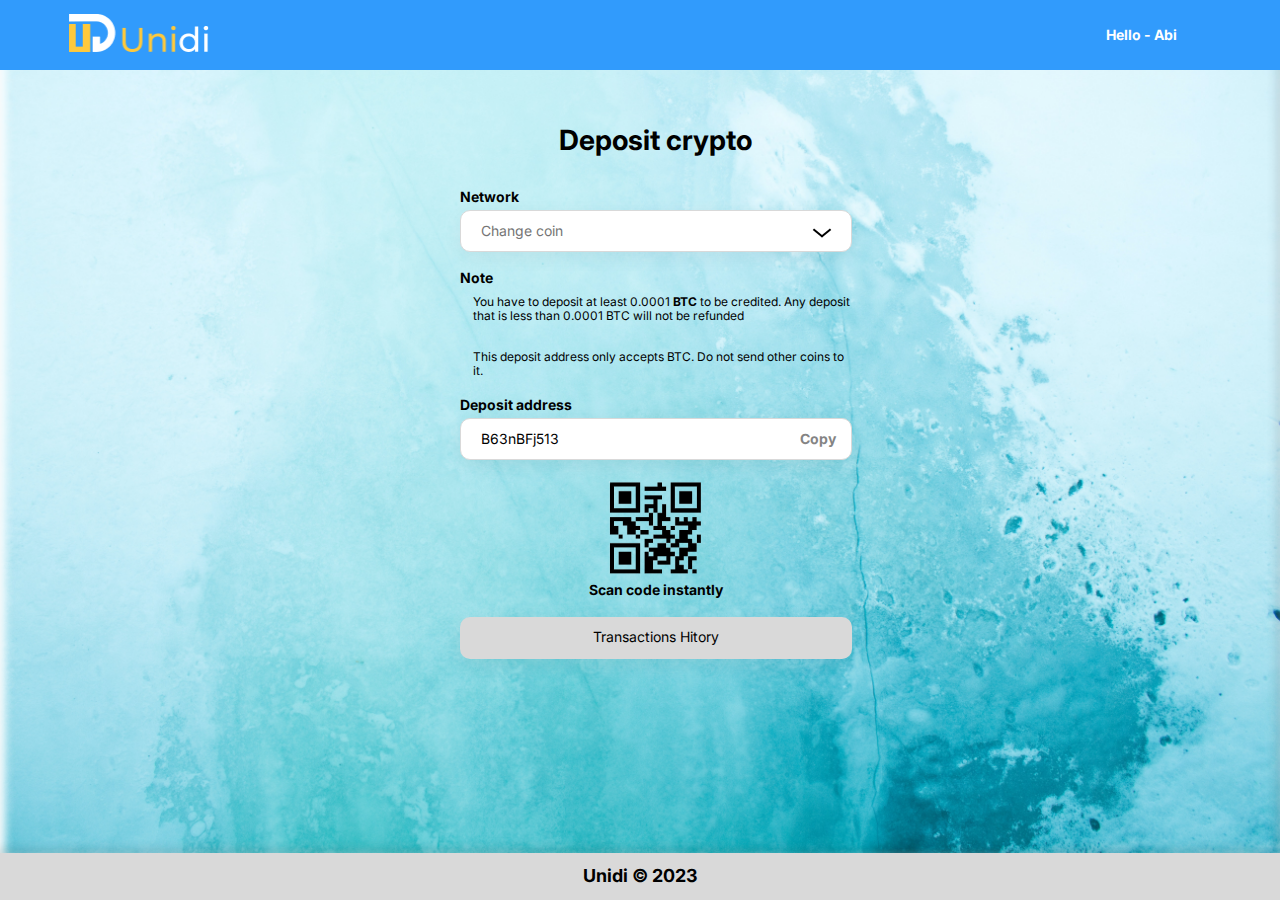
<file: deposit.html>
<!DOCTYPE HTML>
<html>

<head>
    <title>Wallet</title>
    <meta charset="utf-8" />
    <meta name="viewport" content="width=device-width, initial-scale=1, user-scalable=no" />
    <link rel="stylesheet" href="assets/css/style.css" />
    <link rel="stylesheet" href="assets/css/deposit.css" />
    <link rel="stylesheet" href="https://cdnjs.cloudflare.com/ajax/libs/font-awesome/6.4.2/css/all.min.css"
        integrity="sha512-z3gLpd7yknf1YoNbCzqRKc4qyor8gaKU1qmn+CShxbuBusANI9QpRohGBreCFkKxLhei6S9CQXFEbbKuqLg0DA=="
        crossorigin="anonymous" referrerpolicy="no-referrer" />
</head>

<body>

    <!-- navbar -->
    <nav>
        <div class="containerNavBar">
            <a href="index.html"><img src="assets/images/logo.png" class="withImg" /></a>
            <div class="containerLogin">
                <div class="userName">
                    <h4>Hello - Abi</h4>
                    <i class="fa-solid fa-caret-down"></i>
                </div>
                <i class="fa-solid fa-bell fa-xl"></i>
            </div>
        </div>
        <div class="menu">
            <i class="fa-solid fa-caret-up fa-xl"></i>
            <h4>
                Profile
            </h4>
            <h4>
                Logout
            </h4>
        </div>
    </nav>

    <!-- Sidebar -->
    <div class="containerBodyDeposit">
        <div class="back" onclick="history.back()">
            <i class="fa-solid fa-angle-left fa-xl"></i>
        </div>
        
        <div class="containerDeposit">
            <h2>Deposit crypto</h2>
            <div class="containerAll">
                <h4>Network</h4>
                <div class="dropdown">
                    <input type="text" class="text02" readonly placeholder="Change coin" style="height: 42px;">
                    <div class="option">
                        <div onmouseover="show('BTC')" class="optionCoin">
                            <img style="margin-right: 15px;" src="./assets/images/Bitcoin.png">
                            <h5>BTC</h5>
                            <h6>Bitcoin</h6>
                        </div>

                        <div onmouseover="show('BNB')" class="optionCoin">
                            <img style="margin-right: 15px;" src="./assets/images/BNB.png">
                            <h5>BNB</h5>
                            <h6>Binance</h6>
                        </div>
                        <div onmouseover="show('ETH')" class="optionCoin">
                            <img style="margin-right: 15px;" src="./assets/images/ETH.png">
                            <h5>ETH</h5>
                            <h6>Ethereum</h6>
                        </div>
                    </div>
                </div>
                <h4 style="margin-top: 18px;">Note </h4>
                <div class="note">
                    <i class="fa-solid fa-circle-exclamation fa-xl"></i>
                    <h4>You have to deposit at least 0.0001 <b>BTC</b> to be credited. Any deposit that is less than
                        0.0001 BTC will not be refunded</h4>
                </div>
                <div class="note">
                    <i class="fa-solid fa-circle-exclamation fa-xl"></i>
                    <h4>This deposit address only accepts BTC. Do not send other coins to it.</h4>
                </div>
                <h4>Deposit address</h4>
                <div class="inputCopy">
                    <input type="text" id="myInput" readonly value="B63nBFj513" style="height: 42px;">
                    <div class="btnCopy">
                        <button onclick="myFunction()">Copy</button>
                    </div>
                </div>
                <div class="qrcode">
                    <div class="qrcodeColumn">
                        <img src="./assets/images/qrcode.png">
                        <h4>Scan code instantly</h4>
                    </div>
                    <div class="reload"> 
                        <i class="fa-solid fa-rotate fa-xl"></i>
                    </div>
                </div>
                <div class="transitionHistory">
                    <h4>Transactions Hitory</h4>
                </div>
            </div>
        </div>

    </div>
    <!-- Footer -->
    <div class="footer">
        <h4>Unidi © 2023</h4>
    </div>


    <!-- Scripts -->
    <script>
        let userName = document.querySelector('.userName');
        let menu = document.querySelector('.menu');
        userName.onclick = function () {
            menu.classList.toggle('active');
        }

        let dropdown = document.querySelector('.dropdown');
        dropdown.onclick = function () {
            dropdown.classList.toggle('active');
        }

        function show(a) {
            document.querySelector('.text02').value = a;
        }

        function myFunction() {
            // Get the text field
            var copyText = document.getElementById("myInput");

            // Select the text field
            copyText.select();
            copyText.setSelectionRange(0, 99999); // For mobile devices

            // Copy the text inside the text field
            navigator.clipboard.writeText(copyText.value);

            // Alert the copied text
            alert("Copied the text: " + copyText.value);
        }
    </script>

</body>

</html>
</file>
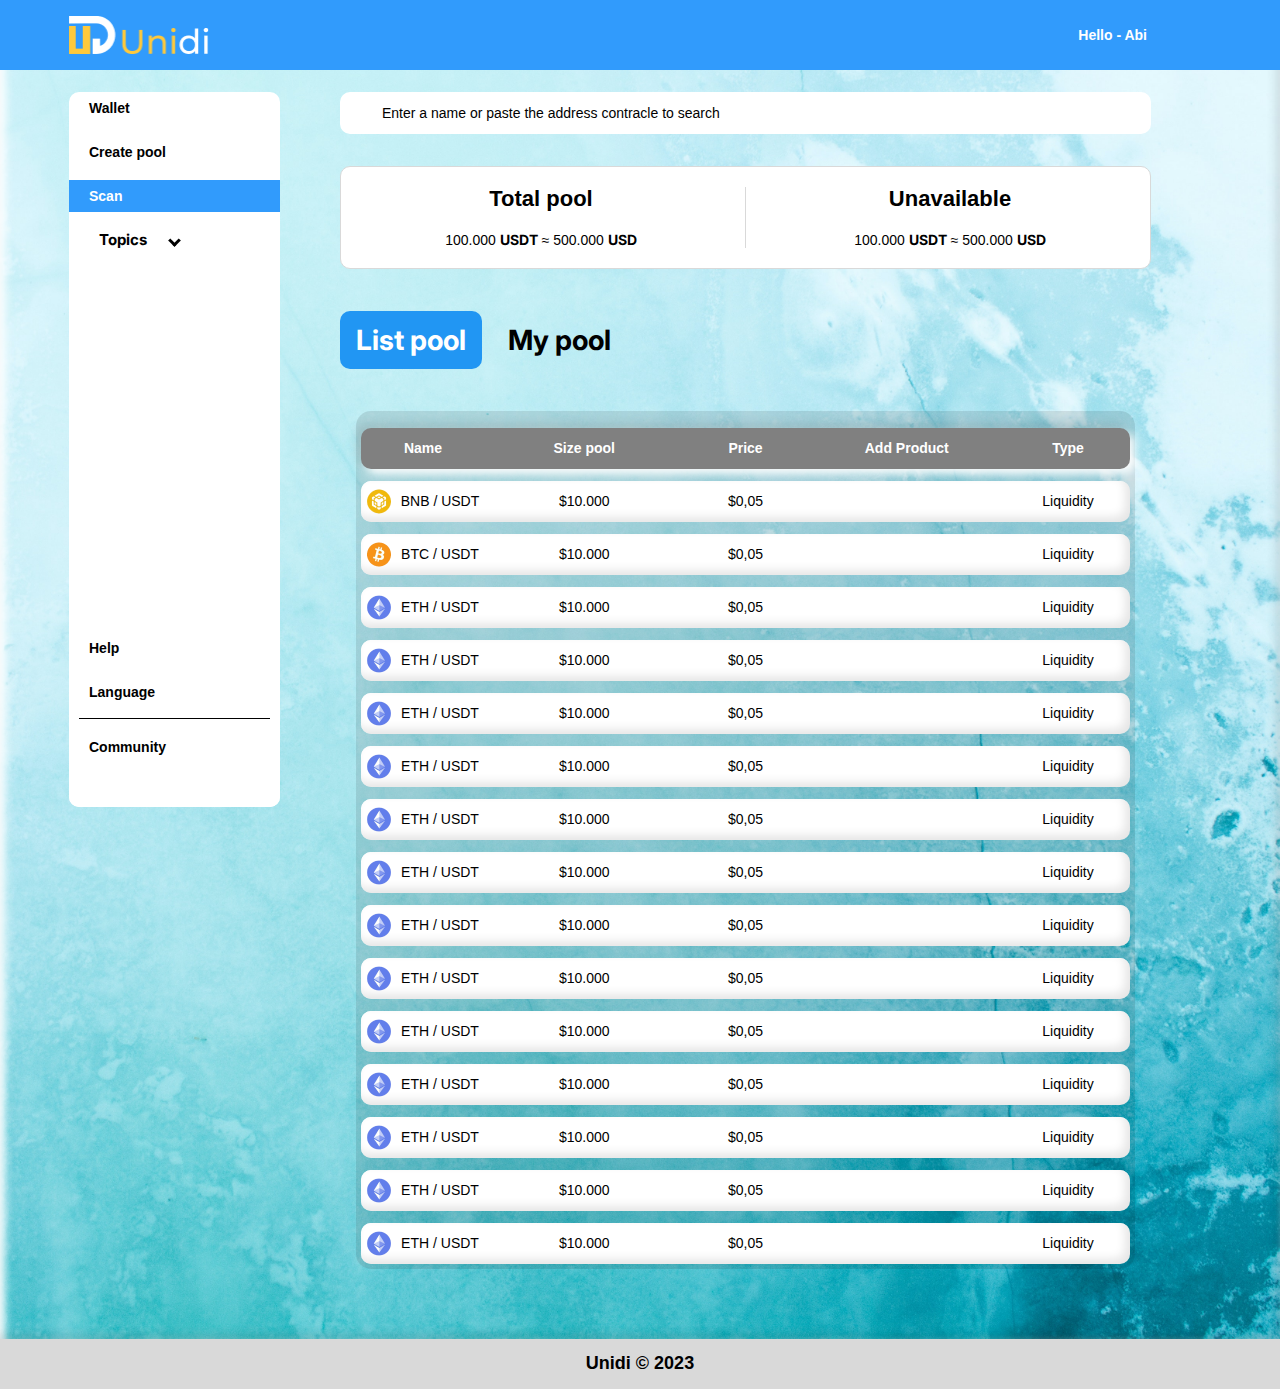
<file: scan.html>
<!DOCTYPE HTML>
<html>

<head>
    <title>Wallet</title>
    <meta charset="utf-8" />
    <meta name="viewport" content="width=device-width, initial-scale=1, user-scalable=no" />
    <link rel="stylesheet" href="assets/css/style.css" />
    <link rel="stylesheet" href="https://www.w3schools.com/w3css/4/w3.css">
    <link rel="stylesheet" href="https://cdnjs.cloudflare.com/ajax/libs/font-awesome/6.4.2/css/all.min.css"
        integrity="sha512-z3gLpd7yknf1YoNbCzqRKc4qyor8gaKU1qmn+CShxbuBusANI9QpRohGBreCFkKxLhei6S9CQXFEbbKuqLg0DA=="
        crossorigin="anonymous" referrerpolicy="no-referrer" />
</head>

<body>

    <!-- navbar -->
    <nav>
        <div class="containerNavBar">
            <a href="index.html"><img src="assets/images/logo.png" class="withImg" /></a>
            <div class="containerLogin">
                <div class="userName">
                    <h4>Hello - Abi</h4>
                    <i class="fa-solid fa-caret-down"></i>
                </div>
                <i class="fa-solid fa-bell fa-xl"></i>
                <div class="responsiveMenu">
                    <i class="fa-solid fa-bars"></i>
                </div>
            </div>
        </div>
        <div class="menu">
            <i class="fa-solid fa-caret-up fa-xl"></i>
            <h4>
                Profile
            </h4>
            <h4>
                Logout
            </h4>
        </div>
    </nav>

    <!-- Sidebar -->
    <div class="containerBody">
        <div class="sidebar">
            <div>

                <a href="index.html">
                    <div class="sidebarFirst" style="background: none;">
                        <i class="fa-solid fa-wallet" style="color: black;"></i>
                        <h4 style="color: black;">Wallet</h4>
                    </div>
                </a>
                
                <a href="createPool.html">
                    <div class="sidebarLast">
                        <i class="fa-solid fa-qrcode" style="color: black;"></i>
                        <h4 style="color: black;">Create pool</h4>
                    </div>
                </a>
                <div class="sidebarLast" style="background: #319BFC; border-radius: 0px;">
                    <i class="fa-solid fa-qrcode" style="color: #fff;"></i>
                    <h4 style="color: #fff;">Scan</h4>
                </div>
                <div class="sidebarLast">
                    <i class="fa-solid fa-ellipsis"></i>

                    <button class="toggle">Topics</button>
                    <ul class="list">
                        <li class="list-item" style="--delay:0.2s">ABC</li>
                        <li class="list-item" style="--delay:0.4s">DEF</li>
                        <li class="list-item" style="--delay:0.6s">GHI</li>
                        <li class="list-item" style="--delay:0.8s">JKL</li>
                    </ul>

                </div>
            </div>
            <div>
                <div class="sidebarLast">
                    <i class="fa-regular fa-circle-question"></i>
                    <h4>Help</h4>
                </div>
                <div class="sidebarLast">
                    <i class="fa-solid fa-earth-americas"></i>
                    <h4>Language</h4>
                    <i class="fa-solid fa-chevron-down"></i>
                </div>
                <div style="width: calc(100% - 20px); height: 1px; background-color: black; margin: 10px;">
                </div>
                <div class="sidebarLast">
                    <i class="fa-solid fa-people-group"></i>
                    <h4>Community</h4>
                </div>
                <div class="sidebarLast">
                    <div class="icon">
                        <i class="fa-brands fa-twitter"></i>
                        <i class="fa-brands fa-facebook"></i>
                        <i class="fa-brands fa-linkedin"></i>
                        <i class="fa-brands fa-square-instagram"></i>
                    </div>
                </div>
            </div>
        </div>

        <div class="content">
            <div class="containerSearch">
                <i class="fa-solid fa-magnifying-glass"></i>
                <h4>Enter a name or paste the address contracle to search</h4>
            </div>

            <div class="contentTop" style="align-items: center; margin-top: 32px;">
                <div class="balance">
                    <h3>Total pool</h3>
                    <h4>100.000 <b>USDT</b> ≈ 500.000 <b>USD</b></h4>
                </div>
                <div style="width: 1px; height: 100%; background-color: #d9d9d9;"></div>
                <div class="balance">
                    <h3>Unavailable</h3>
                    <h4>100.000 <b>USDT</b> ≈ 500.000 <b>USD</b></h4>
                </div>
            </div>

            <div class="w3-bar" style="margin-top: 42px;">
                <button class="w3-bar-item w3-button tablink w3-blue" style="border-radius: 10px; margin-right: 10px;"
                    onclick="openCity(event,'London')">
                    <span class="fontTabs">List pool</span>
                </button>
                <button class="w3-bar-item w3-button tablink" style="border-radius: 10px;"
                    onclick="openCity(event,'Paris')">
                    <span class="fontTabs">My pool</span>
                </button>
            </div>

            <div id="London" class="w3-container city">
                <div class="contentBottom">
                    <div class="titleTable">
                        <h4>
                            Name
                        </h4>
                        <h4>
                            Size pool
                        </h4>
                        <h4>
                            Price
                        </h4>
                        <h4>
                            Add Product
                        </h4>
                        <h4>
                            Type
                        </h4>
                    </div>
                    <div class="DescriptionTable">
                        <h4>
                            <img src="assets/images/BNB.png" />
                            BNB&nbsp/&nbspUSDT
                        </h4>
                        <h4>
                            $10.000
                        </h4>

                        <h4>
                            $0,05
                        </h4>

                        <h4>
                            <a href="addProductManagement.html"><i class="fa-solid fa-circle-plus fa-xl"></i></a>
                        </h4>
                        <h4>
                            Liquidity
                        </h4>
                    </div>
                    <div class="DescriptionTable">
                        <h4>
                            <img src="assets/images/Bitcoin.png" />
                            BTC&nbsp/&nbspUSDT
                        </h4>
                        <h4>
                            $10.000
                        </h4>

                        <h4>
                            $0,05
                        </h4>

                        <h4>
                            <a href="addProductManagement.html"><i class="fa-solid fa-circle-plus fa-xl"></i></a>
                        </h4>
                        <h4>
                            Liquidity
                        </h4>
                    </div>
                    <div class="DescriptionTable">
                        <h4>
                            <img src="assets/images/ETH.png" />
                            ETH&nbsp/&nbspUSDT
                        </h4>
                        <h4>
                            $10.000
                        </h4>

                        <h4>
                            $0,05
                        </h4>

                        <h4>
                            <a href="addProductManagement.html"><i class="fa-solid fa-circle-plus fa-xl"></i></a>
                        </h4>
                        <h4>
                            Liquidity
                        </h4>
                    </div>
                    <div class="DescriptionTable">
                        <h4>
                            <img src="assets/images/ETH.png" />
                            ETH&nbsp/&nbspUSDT
                        </h4>
                        <h4>
                            $10.000
                        </h4>

                        <h4>
                            $0,05
                        </h4>

                        <h4>
                            <a href="addProductManagement.html"><i class="fa-solid fa-circle-plus fa-xl"></i></a>
                        </h4>
                        <h4>
                            Liquidity
                        </h4>
                    </div>
                    <div class="DescriptionTable">
                        <h4>
                            <img src="assets/images/ETH.png" />
                            ETH&nbsp/&nbspUSDT
                        </h4>
                        <h4>
                            $10.000
                        </h4>

                        <h4>
                            $0,05
                        </h4>

                        <h4>
                            <a href="addProductManagement.html"><i class="fa-solid fa-circle-plus fa-xl"></i></a>
                        </h4>
                        <h4>
                            Liquidity
                        </h4>
                    </div>
                    <div class="DescriptionTable">
                        <h4>
                            <img src="assets/images/ETH.png" />
                            ETH&nbsp/&nbspUSDT
                        </h4>
                        <h4>
                            $10.000
                        </h4>

                        <h4>
                            $0,05
                        </h4>

                        <h4>
                            <a href="addProductManagement.html"><i class="fa-solid fa-circle-plus fa-xl"></i></a>
                        </h4>
                        <h4>
                            Liquidity
                        </h4>
                    </div>
                    <div class="DescriptionTable">
                        <h4>
                            <img src="assets/images/ETH.png" />
                            ETH&nbsp/&nbspUSDT
                        </h4>
                        <h4>
                            $10.000
                        </h4>

                        <h4>
                            $0,05
                        </h4>

                        <h4>
                            <a href="addProductManagement.html"><i class="fa-solid fa-circle-plus fa-xl"></i></a>
                        </h4>
                        <h4>
                            Liquidity
                        </h4>
                    </div>
                    <div class="DescriptionTable">
                        <h4>
                            <img src="assets/images/ETH.png" />
                            ETH&nbsp/&nbspUSDT
                        </h4>
                        <h4>
                            $10.000
                        </h4>

                        <h4>
                            $0,05
                        </h4>

                        <h4>
                            <a href="addProductManagement.html"><i class="fa-solid fa-circle-plus fa-xl"></i></a>
                        </h4>
                        <h4>
                            Liquidity
                        </h4>
                    </div>
                    <div class="DescriptionTable">
                        <h4>
                            <img src="assets/images/ETH.png" />
                            ETH&nbsp/&nbspUSDT
                        </h4>
                        <h4>
                            $10.000
                        </h4>

                        <h4>
                            $0,05
                        </h4>

                        <h4>
                            <a href="addProductManagement.html"><i class="fa-solid fa-circle-plus fa-xl"></i></a>
                        </h4>
                        <h4>
                            Liquidity
                        </h4>
                    </div>
                    <div class="DescriptionTable">
                        <h4>
                            <img src="assets/images/ETH.png" />
                            ETH&nbsp/&nbspUSDT
                        </h4>
                        <h4>
                            $10.000
                        </h4>

                        <h4>
                            $0,05
                        </h4>

                        <h4>
                            <a href="addProductManagement.html"><i class="fa-solid fa-circle-plus fa-xl"></i></a>
                        </h4>
                        <h4>
                            Liquidity
                        </h4>
                    </div>
                    <div class="DescriptionTable">
                        <h4>
                            <img src="assets/images/ETH.png" />
                            ETH&nbsp/&nbspUSDT
                        </h4>
                        <h4>
                            $10.000
                        </h4>

                        <h4>
                            $0,05
                        </h4>

                        <h4>
                            <a href="addProductManagement.html"><i class="fa-solid fa-circle-plus fa-xl"></i></a>
                        </h4>
                        <h4>
                            Liquidity
                        </h4>
                    </div>
                    <div class="DescriptionTable">
                        <h4>
                            <img src="assets/images/ETH.png" />
                            ETH&nbsp/&nbspUSDT
                        </h4>
                        <h4>
                            $10.000
                        </h4>

                        <h4>
                            $0,05
                        </h4>

                        <h4>
                            <a href="addProductManagement.html"><i class="fa-solid fa-circle-plus fa-xl"></i></a>
                        </h4>
                        <h4>
                            Liquidity
                        </h4>
                    </div>
                    <div class="DescriptionTable">
                        <h4>
                            <img src="assets/images/ETH.png" />
                            ETH&nbsp/&nbspUSDT
                        </h4>
                        <h4>
                            $10.000
                        </h4>

                        <h4>
                            $0,05
                        </h4>

                        <h4>
                            <a href="addProductManagement.html"><i class="fa-solid fa-circle-plus fa-xl"></i></a>
                        </h4>
                        <h4>
                            Liquidity
                        </h4>
                    </div>
                    <div class="DescriptionTable">
                        <h4>
                            <img src="assets/images/ETH.png" />
                            ETH&nbsp/&nbspUSDT
                        </h4>
                        <h4>
                            $10.000
                        </h4>

                        <h4>
                            $0,05
                        </h4>

                        <h4>
                            <a href="addProductManagement.html"><i class="fa-solid fa-circle-plus fa-xl"></i></a>
                        </h4>
                        <h4>
                            Liquidity
                        </h4>
                    </div>
                    <div class="DescriptionTable">
                        <h4>
                            <img src="assets/images/ETH.png" />
                            ETH&nbsp/&nbspUSDT
                        </h4>
                        <h4>
                            $10.000
                        </h4>

                        <h4>
                            $0,05
                        </h4>

                        <h4>
                            <a href="addProductManagement.html"><i class="fa-solid fa-circle-plus fa-xl"></i></a>
                        </h4>
                        <h4>
                            Liquidity
                        </h4>
                    </div>

                </div>
            </div>

            <div id="Paris" class="w3-container city" style="display:none">
                <div class="contentBottom">
                    <div class="titleTable">
                        <h4>
                            Name
                        </h4>
                        <h4>
                            Size pool
                        </h4>
                        <h4>
                            Price
                        </h4>
                        <h4>
                            Add Product
                        </h4>
                        <h4>
                            Type
                        </h4>
                    </div>
                    <div class="DescriptionTable">
                        <h4>
                            <img src="assets/images/BNB.png" />
                            BNB&nbsp/&nbspUSDT
                        </h4>
                        <h4>
                            $10.000
                        </h4>

                        <h4>
                            $0,05
                        </h4>

                        <h4>
                            <a href="addProductManagement.html"><i class="fa-solid fa-circle-plus fa-xl"></i></a>
                        </h4>
                        <h4>
                            Liquidity
                        </h4>
                    </div>
                    <div class="DescriptionTable">
                        <h4>
                            <img src="assets/images/Bitcoin.png" />
                            BTC&nbsp/&nbspUSDT
                        </h4>
                        <h4>
                            $10.000
                        </h4>

                        <h4>
                            $0,05
                        </h4>

                        <h4>
                            <a href="addProductManagement.html"><i class="fa-solid fa-circle-plus fa-xl"></i></a>
                        </h4>
                        <h4>
                            Liquidity
                        </h4>
                    </div>
                    <div class="DescriptionTable">
                        <h4>
                            <img src="assets/images/ETH.png" />
                            ETH&nbsp/&nbspUSDT
                        </h4>
                        <h4>
                            $10.000
                        </h4>

                        <h4>
                            $0,05
                        </h4>

                        <h4>
                            <a href="addProductManagement.html"><i class="fa-solid fa-circle-plus fa-xl"></i></a>
                        </h4>
                        <h4>
                            Liquidity
                        </h4>
                    </div>
                    <div class="DescriptionTable">
                        <h4>
                            <img src="assets/images/Bitcoin.png" />
                            BTC&nbsp/&nbspUSDT
                        </h4>
                        <h4>
                            $10.000
                        </h4>

                        <h4>
                            $0,05
                        </h4>

                        <h4>
                            <a href="addProductManagement.html"><i class="fa-solid fa-circle-plus fa-xl"></i></a>
                        </h4>
                        <h4>
                            Liquidity
                        </h4>
                    </div>
                    <div class="DescriptionTable">
                        <h4>
                            <img src="assets/images/Bitcoin.png" />
                            BTC&nbsp/&nbspUSDT
                        </h4>
                        <h4>
                            $10.000
                        </h4>

                        <h4>
                            $0,05
                        </h4>

                        <h4>
                            <a href="addProductManagement.html"><i class="fa-solid fa-circle-plus fa-xl"></i></a>
                        </h4>
                        <h4>
                            Liquidity
                        </h4>
                    </div>
                    <div class="DescriptionTable">
                        <h4>
                            <img src="assets/images/Bitcoin.png" />
                            BTC&nbsp/&nbspUSDT
                        </h4>
                        <h4>
                            $10.000
                        </h4>

                        <h4>
                            $0,05
                        </h4>

                        <h4>
                            <a href="addProductManagement.html"><i class="fa-solid fa-circle-plus fa-xl"></i></a>
                        </h4>
                        <h4>
                            Liquidity
                        </h4>
                    </div>
                    <div class="DescriptionTable">
                        <h4>
                            <img src="assets/images/Bitcoin.png" />
                            BTC&nbsp/&nbspUSDT
                        </h4>
                        <h4>
                            $10.000
                        </h4>

                        <h4>
                            $0,05
                        </h4>

                        <h4>
                            <a href="addProductManagement.html"><i class="fa-solid fa-circle-plus fa-xl"></i></a>
                        </h4>
                        <h4>
                            Liquidity
                        </h4>
                    </div>
                    <div class="DescriptionTable">
                        <h4>
                            <img src="assets/images/Bitcoin.png" />
                            BTC&nbsp/&nbspUSDT
                        </h4>
                        <h4>
                            $10.000
                        </h4>

                        <h4>
                            $0,05
                        </h4>

                        <h4>
                            <a href="addProductManagement.html"><i class="fa-solid fa-circle-plus fa-xl"></i></a>
                        </h4>
                        <h4>
                            Liquidity
                        </h4>
                    </div>
                    <div class="DescriptionTable">
                        <h4>
                            <img src="assets/images/Bitcoin.png" />
                            BTC&nbsp/&nbspUSDT
                        </h4>
                        <h4>
                            $10.000
                        </h4>

                        <h4>
                            $0,05
                        </h4>

                        <h4>
                            <a href="addProductManagement.html"><i class="fa-solid fa-circle-plus fa-xl"></i></a>
                        </h4>
                        <h4>
                            Liquidity
                        </h4>
                    </div>
                    <div class="DescriptionTable">
                        <h4>
                            <img src="assets/images/Bitcoin.png" />
                            BTC&nbsp/&nbspUSDT
                        </h4>
                        <h4>
                            $10.000
                        </h4>

                        <h4>
                            $0,05
                        </h4>

                        <h4>
                            <a href="addProductManagement.html"><i class="fa-solid fa-circle-plus fa-xl"></i></a>
                        </h4>
                        <h4>
                            Liquidity
                        </h4>
                    </div>
                    <div class="DescriptionTable">
                        <h4>
                            <img src="assets/images/Bitcoin.png" />
                            BTC&nbsp/&nbspUSDT
                        </h4>
                        <h4>
                            $10.000
                        </h4>

                        <h4>
                            $0,05
                        </h4>

                        <h4>
                            <a href="addProductManagement.html"><i class="fa-solid fa-circle-plus fa-xl"></i></a>
                        </h4>
                        <h4>
                            Liquidity
                        </h4>
                    </div>
                    <div class="DescriptionTable">
                        <h4>
                            <img src="assets/images/Bitcoin.png" />
                            BTC&nbsp/&nbspUSDT
                        </h4>
                        <h4>
                            $10.000
                        </h4>

                        <h4>
                            $0,05
                        </h4>

                        <h4>
                            <a href="addProductManagement.html"><i class="fa-solid fa-circle-plus fa-xl"></i></a>
                        </h4>
                        <h4>
                            Liquidity
                        </h4>
                    </div>
                    <div class="DescriptionTable">
                        <h4>
                            <img src="assets/images/Bitcoin.png" />
                            BTC&nbsp/&nbspUSDT
                        </h4>
                        <h4>
                            $10.000
                        </h4>

                        <h4>
                            $0,05
                        </h4>

                        <h4>
                            <a href="addProductManagement.html"><i class="fa-solid fa-circle-plus fa-xl"></i></a>
                        </h4>
                        <h4>
                            Liquidity
                        </h4>
                    </div>
                    <div class="DescriptionTable">
                        <h4>
                            <img src="assets/images/Bitcoin.png" />
                            BTC&nbsp/&nbspUSDT
                        </h4>
                        <h4>
                            $10.000
                        </h4>

                        <h4>
                            $0,05
                        </h4>

                        <h4>
                            <a href="addProductManagement.html"><i class="fa-solid fa-circle-plus fa-xl"></i></a>
                        </h4>
                        <h4>
                            Liquidity
                        </h4>
                    </div>
                    
                </div>
            </div>
        </div>


    </div>

    <!-- Footer -->
    <div class="footer">
        <h4>Unidi © 2023</h4>
    </div>


    <!-- Scripts -->
    <script>
        let userName = document.querySelector('.userName');
        let menu = document.querySelector('.menu');
        userName.onclick = function () {
            menu.classList.toggle('active');
        }

        let responsiveMenu = document.querySelector('.responsiveMenu');
        let sidebar = document.querySelector('.sidebar');
        responsiveMenu.onclick = function () {
            sidebar.classList.toggle('active');
        }

        function openCity(evt, cityName) {
            var i, x, tablinks;
            x = document.getElementsByClassName("city");
            for (i = 0; i < x.length; i++) {
                x[i].style.display = "none";
            }
            tablinks = document.getElementsByClassName("tablink");
            for (i = 0; i < x.length; i++) {
                tablinks[i].className = tablinks[i].className.replace(" w3-blue", "");
            }
            document.getElementById(cityName).style.display = "block";
            evt.currentTarget.className += " w3-blue";
        }
    </script>

</body>

</html>
</file>
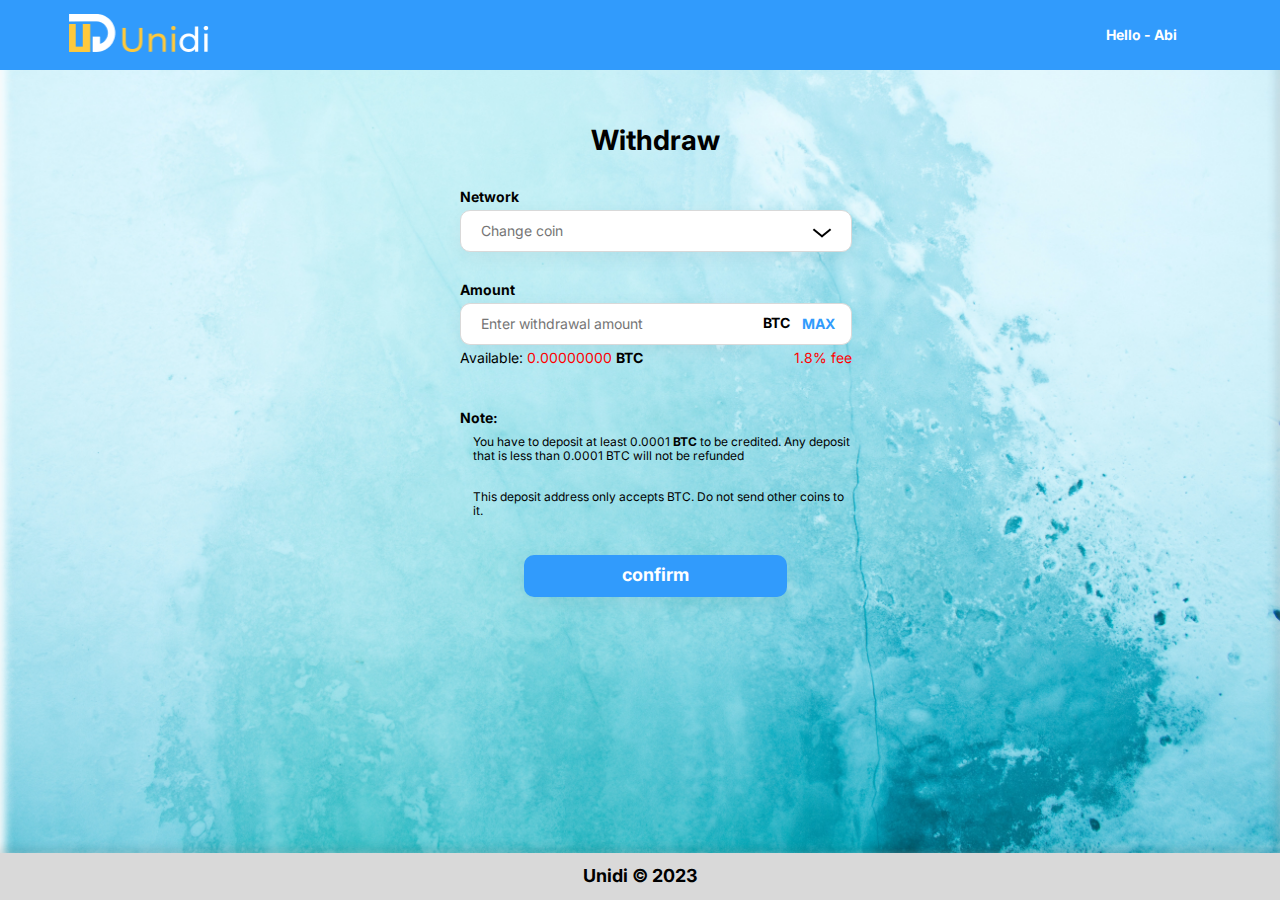
<file: withdraw.html>
<!DOCTYPE HTML>
<html>

<head>
    <title>Wallet</title>
    <meta charset="utf-8" />
    <meta name="viewport" content="width=device-width, initial-scale=1, user-scalable=no" />
    <link rel="stylesheet" href="assets/css/style.css" />
    <link rel="stylesheet" href="assets/css/deposit.css" />
    <link rel="stylesheet" href="https://cdnjs.cloudflare.com/ajax/libs/font-awesome/6.4.2/css/all.min.css"
        integrity="sha512-z3gLpd7yknf1YoNbCzqRKc4qyor8gaKU1qmn+CShxbuBusANI9QpRohGBreCFkKxLhei6S9CQXFEbbKuqLg0DA=="
        crossorigin="anonymous" referrerpolicy="no-referrer" />
</head>

<body>

    <!-- navbar -->
    <nav>
        <div class="containerNavBar">
            <a href="index.html"><img src="assets/images/logo.png" class="withImg" /></a>
            <div class="containerLogin">
                <div class="userName">
                    <h4>Hello - Abi</h4>
                    <i class="fa-solid fa-caret-down"></i>
                </div>
                <i class="fa-solid fa-bell fa-xl"></i>
            </div>
        </div>
        <div class="menu">
            <i class="fa-solid fa-caret-up fa-xl"></i>
            <h4>
                Profile
            </h4>
            <h4>
                Logout
            </h4>
        </div>
    </nav>

    <!-- Sidebar -->
    <div class="containerBodyDeposit">
        <div class="back" onclick="history.back()">
            <i class="fa-solid fa-angle-left fa-xl"></i>
        </div>

        <div class="containerDeposit">
            <h2>Withdraw</h2>
            <div class="containerAll">
                <h4>Network</h4>
                <div class="dropdown">
                    <input type="text" class="text02" readonly placeholder="Change coin" required>
                    <div class="option">
                        <div onmouseover="show('BTC')" class="optionCoin">
                            <img style="margin-right: 15px;" src="./assets/images/Bitcoin.png">
                            <h5>BTC</h5>
                            <h6>Bitcoin</h6>
                        </div>

                        <div onmouseover="show('BNB')" class="optionCoin">
                            <img style="margin-right: 15px;" src="./assets/images/BNB.png">
                            <h5>BNB</h5>
                            <h6>Binance</h6>
                        </div>
                        <div onmouseover="show('ETH')" class="optionCoin">
                            <img style="margin-right: 15px;" src="./assets/images/ETH.png">
                            <h5>ETH</h5>
                            <h6>Ethereum</h6>
                        </div>
                    </div>
                </div>
                <h4 style="margin-top: 30px;">Amount</h4>
                <div class="inputAmount">
                    <input type="number" placeholder="Enter withdrawal amount" required>
                    <div class="btnAmount">
                        <h4>BTC</h4>
                        <button>MAX</button>
                    </div>
                </div>
                <div class="available">
                    <h5>Available: <span style="color: #FF0000; font-weight: 400;">0.00000000</span> <b>BTC</b> </h5>

                    <h5 style="color: #FF0000;font-weight: 400;">1.8% fee</h5>
                </div>


                <h4 style="margin-top: 18px;">Note: </h4>
                <div class="note">
                    <i class="fa-solid fa-circle-exclamation fa-xl"></i>
                    <h4>You have to deposit at least 0.0001 <b>BTC</b> to be credited. Any deposit that is less than
                        0.0001 BTC will not be refunded</h4>
                </div>
                <div class="note">
                    <i class="fa-solid fa-circle-exclamation fa-xl"></i>
                    <h4>This deposit address only accepts BTC. Do not send other coins to it.</h4>
                </div>


                <div class="confirm">
                    <h4>confirm</h4>
                </div>
            </div>
        </div>

    </div>
    <!-- Footer -->
    <div class="footer">
        <h4>Unidi © 2023</h4>
    </div>

    <!-- Scripts -->
    <script>

        let userName = document.querySelector('.userName');
        let menu = document.querySelector('.menu');
        userName.onclick = function () {
            menu.classList.toggle('active');
        }

        let dropdown = document.querySelector('.dropdown');
        dropdown.onclick = function () {
            dropdown.classList.toggle('active');
        }

        function show(a) {
            document.querySelector('.text02').value = a;
        }
    </script>

</body>

</html>
</file>
<file: assets/css/style.css>
@import url('https://fonts.googleapis.com/css2?family=Inter:wght@300&family=Poppins:wght@200&display=swap');

* {
    margin: 0;
    padding: 0;
    box-sizing: border-box;
    font-family: 'Inter', sans-serif;
}

body {
    width: 100%;
    left: 0;
    right: 0;
    top: 0;
    display: flex;
    flex-direction: column;
}

nav {
    width: 100%;
    height: 70px;
    background-color: #319BFC;
    padding: 16px 69px 16px 69px;
    position: fixed;
    z-index: 100;
}

.containerNavBar {
    width: 100%;
    height: 100%;
    justify-content: space-between;
    display: flex;
    align-items: center;
}

.containerNavBar .withImg {
    width: 140px;
    height: 38px;
}

.containerNavBar .containerLogin {
    width: 195px;
    height: 28px;
    justify-content: end;
    gap: 30px;
    display: flex;
    align-items: center;
}

.containerNavBar .containerLogin .responsiveMenu {
    opacity: 0;
    visibility: hidden;
    transition: 0.5s;
}

.containerNavBar .containerLogin i {
    color: white;
}

.userName {
    display: flex;
    gap: 4px;
}

.containerNavBar .containerLogin .userName h4,
.containerNavBar .containerLogin .userName i {
    color: white;
    font-size: 14px;
    font-weight: 700;
    line-height: 16.94px;
}

nav .menu {
    position: absolute;
    top: calc(100% + 10px);
    right: 25px;
    width: 200px;
    height: auto;
    min-width: 100px;
    background: #319BFC;
    box-shadow: 0 15px 15px rgba(0, 0, 0, 0.1);
    opacity: 0;
    visibility: hidden;
    transition: 0.5s;
    border-radius: 5px;
}

nav .menu.active {
    opacity: 1;
    visibility: visible;
}

nav .menu i {
    display: flex;
    justify-content: center;
    margin-top: -2px;
    color: #319BFC;
}

nav .menu h4 {
    display: flex;
    justify-content: center;
    align-items: center;
    height: 50px;
    border-bottom: 1px solid #fff;
    color: #fff;
}

/*  body */

.containerBody {
    width: 100%;
    height: 100%;
    background-image: url('../images/bg.jpg');
    display: flex;
    padding: 42px 69px 0px 69px;
    background-size: cover;
    background-repeat: no-repeat;
    background-position: center center;
    opacity: 1;
    box-shadow: inset -5px -5px 10px rgba(0, 0, 0, 0.1),
        inset 5px 5px 10px #fff;
}

.containerBody .sidebar {
    display: flex;
    position: fixed;
    width: 211px;
    height: calc(85% - 50px);
    margin-top: 50px;
    border-radius: 10px;
    background: #fff;
    flex-direction: column;
    justify-content: space-between;
    z-index: 100;
}

.containerBody .sidebar .sidebarFirst {
    width: 100%;
    height: 32px;
    background-color: #319BFC;
    border-top-left-radius: 5px;
    border-top-right-radius: 5px;
    display: flex;
    justify-content: flex-start;
    align-items: center;
    gap: 12px;
    padding: 4px 0px 4px 8px;
}

.containerBody .sidebar .sidebarFirst h4 {
    font-size: 14px;
    font-weight: 700;
    line-height: 16.94px;
    color: #fff;
}

.containerBody .sidebar .sidebarFirst i {
    color: #fff;
}

.containerBody .sidebar .sidebarLast {
    width: 100%;
    height: 32px;
    background-color: #fff;
    display: flex;
    justify-content: flex-start;
    align-items: center;
    gap: 12px;
    padding: 4px 0px 4px 8px;
    margin: 12px 0px 0px 0px;
    border-radius: 10px;
}

.containerBody .sidebar .sidebarLast h4 {
    font-size: 14px;
    font-weight: 700;
    line-height: 16.94px;
    color: #000;
}

.containerBody .sidebar .sidebarLast .icon {
    width: 100%;
    height: 32px;
    background-color: #fff;
    display: flex;
    justify-content: space-between;
    align-items: center;
    padding: 4px 0px 4px 8px;
    margin: 12px;
    gap: 10px;
}

.containerBody .content {
    width: 100%;
    height: 100%;
    display: flex;
    margin-left: 211px;
    padding: 50px 60px 70px 60px;
    /* justify-content: center; */
    flex-direction: column;
}

.containerBody .content .contentTop {

    width: 100%;
    height: 103px;
    border-radius: 10px;
    border: 1px solid #d9d9d9;
    background-color: #fff;
    padding: 20px 80px 20px 80px;
    display: flex;
    justify-content: space-between;

}

.containerBody .content .contentTop .balance {
    width: 240px;
    display: flex;
    justify-content: space-between;
    align-items: center;
    flex-direction: column;
}

.containerBody .content .contentTop .balance h3 {
    font-size: 22px;
    font-weight: 700;
    line-height: 26.63px;
    color: #000;
}

.containerBody .content .contentTop .balance h4 {
    font-size: 14px;
    font-weight: 400;
    line-height: 16.94px;
    color: #000;
}

.containerBody .content .contentBottom {
    width: 100%;
    height: 100%;
    display: flex;
    justify-content: center;
    padding: 5px;
    background-color: rgba(0, 0, 0, 0.1);
    border-radius: 15px;
    margin-top: 42px;
    flex-direction: column;
    align-items: center;
    gap: 12px;
}

.containerBody .content .contentBottom h2 {
    font-size: 28px;
    font-weight: 700;
    line-height: 33.89px;

}

.containerBody .content .contentBottom .titleTable {
    width: 100%;
    height: 41px;
    border-radius: 10px;
    margin-top: 12px;
    background-color: #808080;
    box-shadow: -5px -5px 10px rgba(0, 0, 0, 0.1),
        5px 5px 10px #fff;
    display: flex;
    justify-content: space-between;
    align-items: center;
    padding: 12px;
}

.containerBody .content .contentBottom .titleTable h4 {
    font-size: 14px;
    font-weight: 700;
    line-height: 16.94px;
    color: #FFF;
    width: 100px;
    align-items: center;
    display: flex;
    justify-content: center;

}

.containerBody .content .contentBottom .DescriptionTable {
    width: 100%;
    height: 41px;
    border-radius: 10px;
    background-color: #fff;
    display: flex;
    justify-content: space-between;
    align-items: center;
    padding: 12px;
    box-shadow: inset -5px -5px 10px rgba(0, 0, 0, 0.1),
        inset 5px 5px 10px #fff;
}

.containerBody .content .contentBottom .DescriptionTable h4 {
    font-size: 14px;
    font-weight: 400;
    line-height: 16.94px;
    color: #000;
    align-items: center;
    display: flex;
    justify-content: center;
    width: 100px;
    gap: 10px;
}

.footer {
    width: 100%;
    height: 50px;
    background-color: #d9d9d9;
    display: flex;
    justify-content: center;
    align-items: center;
}

.footer h4 {
    font-size: 18px;
    font-weight: 700;
    line-height: 21.78px;
}

.toggle {
    all: unset;
    color: #000;
    width: 80px;
    padding: 10px;
    font-weight: 700;
    display: flex;
    justify-content: space-between;
    align-items: center;
    border-radius: 5px;
    cursor: pointer;
}

.toggle::after {
    content: "";
    width: 6px;
    height: 6px;
    border-width: 0 3px 3px 0;
    border-style: solid;
    transform: rotate(45deg);
    transition: 0.4s;
}

.list {
    background-color: rgba(0, 0, 0, 0.5);
    color: #444;
    list-style: none;
    display: grid;
    grid-template-rows: repeat(4, 40px);
    border-radius: 5px;
    overflow: hidden;
    height: 0;
    transition: 0.4s;
    position: absolute;
    width: 190px;
    margin-top: 180px;
}

.list-item {
    display: flex;
    align-items: center;
    justify-content: center;
    transition: 0.4s, transform 0.4s var(--delay);
    transform: translateX(-100%);
    user-select: none;
    cursor: pointer;
    color: #fff;
}

.list-item:hover {
    color: #fff;
}

.toggle:focus::after {
    transform: rotate(225deg);
}

.toggle:focus~.list {
    height: 160px;
}

.toggle:focus~.list .list-item {
    transform: translateX(0);
}

a {
    text-decoration: none;
}

.containerBody .content .containerSearch {
    width: 100%;
    height: 42px;
    /* margin-bottom: 42px; */
    background: #fff;
    display: flex;
    justify-content: flex-start;
    flex-direction: row;
    align-items: center;
    gap: 18px;
    border-radius: 10px;
    padding: 10px 24px 10px 24px;
}

.containerBody .content .containerSearch h4 {
    font-size: 14px;
    font-weight: 400;
}

/* tabs */
.fontTabs {
    font-size: 28px;
    font-weight: 700;
}

/* Button used to open the contact form - fixed at the bottom of the page */
.open-button {
    background-color: #555;
    color: white;
    padding: 16px 20px;
    border: none;
    cursor: pointer;
    opacity: 0.8;
    position: fixed;
    justify-content: center;
    width: 280px;
}

/* The popup form - hidden by default */
.form-popup {
    display: none;
    position: fixed;
    z-index: 9;
    /* margin-left: 380px; */
    width: 100%;
    height: 100%;
}

.containerForm {
    display: flex;
    width: 100%;
    height: 100vh;
    justify-content: center;
    align-items: center;
    background: rgba(0, 0, 0, 0.5);
}

/* Add styles to the form container */
.form-container {
    width: 350px;
    padding: 10px;
    background-color: white;
    flex-direction: column;
    box-shadow: -5px -5px 10px rgba(0, 0, 0, 0.1),
        5px 5px 10px rgba(0, 0, 0, 0.1);
}

/* Full-width input fields */
.form-container input[type=text],
.form-container input[type=password] {
    width: 100%;
    padding: 15px;
    margin: 5px 0 22px 0;
    border: none;
    background-color: #fff;
    outline: none;
    border: 1px solid #d9d9d9;
    border-radius: 10px;
}

/* When the inputs get focus, do something */
.form-container input[type=text]:focus,
.form-container input[type=password]:focus {
    background-color: #fff;
    outline: none;
    border: 1px solid #d9d9d9;
    border-radius: 10px;
}

/* Set a style for the submit/login button */
.form-container .btn {
    background-color: #04AA6D;
    color: white;
    padding: 16px 20px;
    border: none;
    cursor: pointer;
    width: 100%;
    margin-bottom: 10px;
    opacity: 0.8;
}

/* Add a red background color to the cancel button */
.form-container .cancel {
    background-color: red;
}

/* Add some hover effects to buttons */
.form-container .btn:hover,
.open-button:hover {
    opacity: 1;
}

.form-popup .containerForm .form-container h4 {
    font-size: 22px;
    font-weight: 700;
    width: 100%;
    display: flex;
    justify-content: center;
    align-items: center;
}


.tokenName {
    width: 100%;
    height: 42px;
    background: #FFF;
    border: 1px solid #d9d9d9;
    border-radius: 10px;
    display: flex;
    align-items: center;
    padding-left: 12px;
    margin-bottom: 12px;
}

.btnContainer {
    width: 100%;
    height: 100%;
    display: flex;
    justify-content: center;
    align-items: center;
}

.btnPopup {
    width: 284px;
    height: 47px;
    display: flex;
    justify-content: center;
    align-items: center;
    border-radius: 10px;
    background: #319BFC;
    border: 0px;
    color: #FFF;
    font-size: 18px;
    font-weight: 700;
}

/* scc add product */
.containerAddProduct {
    width: 100%;
    height: 100%;
    margin: 69px 0 69px 0;
    display: flex;
    justify-content: flex-start;
    flex-direction: column;
    background: #fff;
    padding: 15px 61px 15px 61px;
    border-radius: 10px;
    padding: 50px;
}

.containerAddProductDescription {
    width: 100%;
    height: 100%;
    display: flex;
    justify-content: space-between;
    flex-direction: row;
    background: #fff;
}

.containerAddProduct .containerAddProductLeft {
    width: calc((100% / 2) - 60px);
    height: auto;
    display: flex;
    justify-content: flex-start;
    flex-direction: column;
    gap: 25px;
}

.containerAddProduct .containerAddProductRight {
    width: calc((100% / 2) - 60px);
    height: auto;
    display: flex;
    justify-content: flex-start;
    flex-direction: column;
    gap: 20px;
}

.containerAddProduct .containerAddProductRight .confirm {
    width: 100%;
    height: 42px;
    margin-top: 18px;
    display: flex;
    justify-content: center;
    align-items: center;
}

.containerAddProduct .containerAddProductRight .confirm h4 {
    width: 213px;
    height: 42px;
    display: flex;
    justify-content: center;
    align-items: center;
    background: #319BFC;
    border-radius: 10px;
    font-size: 20px;
    font-weight: 700;
    line-height: 26.63px;
    color: #fff;
}


.containerAddProduct h2 {
    font-size: 22px;
    font-weight: 700;
    line-height: 26.63px;
    color: #000;
    width: 100%;
    height: 25px;
    display: flex;
    justify-content: center;
    align-items: center;
}

.containerAddProduct .containerAddProductLeft .containerImg {
    width: 100%;
    height: 270px;
    display: flex;
    justify-content: center;
    align-items: center;
    flex-direction: column;
    gap: 10px;
}

.containerAddProduct .containerAddProductLeft .containerImg .containerImgSmall {
    width: 100%;
    height: 60px;
    display: flex;
    justify-content: center;
    align-items: center;
    flex-direction: row;
    gap: 10px;
}

.containerAddProduct .containerAddProductLeft .containerTitleProduct {
    width: 100%;
    height: 82px;
}

.containerAddProduct .containerAddProductLeft .containerTitleProduct .containerText {
    width: 100%;
    display: flex;
    align-items: flex-start;
    font-size: 14px;
    font-weight: 400;
}

.containerAddProduct .containerAddProductLeft h3 {
    font-size: 14px;
    font-weight: 700;
    line-height: 16.94px;
    margin-bottom: 10px;
}

.containerLabelCheckBox {
    width: 100%;
    height: auto;
    display: flex;
    justify-content: flex-start;
    align-items: center;
    gap: 10px;
}

.containerLabelCheckBox .textInput {
    font-size: 14px;
    font-weight: 400;
    line-height: 16.94px;
    color: #000;
}

.containerLabelCheckBox .textInput .txtRed {
    color: #FF0000;
}

.containerAddProduct .containerAddProductBottom {
    width: 100%;
    /* height: 200px; */
    height: 100%;
    margin-top: 50px;
    display: flex;
    flex-direction: column;
    gap: 10px;
}

.containerAddProduct .containerAddProductBottom h3 {
    color: #FF0000;
    font-size: 14px;
    font-weight: 700;
    line-height: 16.94px;
}

.containerAddProduct .containerAddProductBottom .containerText {
    width: 100%;
    display: flex;
    align-items: flex-start;
    font-size: 14px;
    font-weight: 400;
}

/* accordion */
.sidebarAccordion {
    width: 100%;

}

.sidebarAccordion .sidebarContentBx {
    position: relative;
}



.sidebarAccordion .sidebarContentBx .sidebarLabel {
    position: relative;
    padding: 10px;
    background: none;
    color: #000;
    font-size: 14px;
    font-weight: 700;
    line-height: 16.94px;
    cursor: pointer;
    width: 100%;
    display: flex;
    flex-direction: row;
    gap: 8px;
    justify-content: space-between;
    border-radius: 5px;
}

.sidebarAccordion .sidebarContentBx .sidebarLabel .label {
    position: relative;
    width: 100%;
    display: flex;
    flex-direction: row;
    gap: 8px;
}

.sidebarAccordion .sidebarContentBx .sidebarContent {
    height: 0;
    visibility: hidden;
    opacity: 0;
}

.sidebarAccordion .sidebarContentBx .sidebarContent.active {
    height: auto;
    padding: 3px 30px 3px 30px;
    visibility: visible;
    opacity: 1;
}

/* aa */
/* accordion */
.sidebarAccordion1 {
    width: 100%;

}

.sidebarAccordion1 .sidebarContentBx1 {
    position: relative;
}



.sidebarAccordion1 .sidebarContentBx1 .sidebarLabel1 {
    position: relative;
    padding: 10px;
    background: #319BFC;
    color: #fff;
    font-size: 14px;
    font-weight: 700;
    line-height: 16.94px;
    cursor: pointer;
    width: 100%;
    display: flex;
    flex-direction: row;
    gap: 8px;
    justify-content: space-between;
    border-radius: 5px;
}

.sidebarAccordion1 .sidebarContentBx1 .sidebarLabel1 .label {
    position: relative;
    width: 100%;
    display: flex;
    flex-direction: row;
    gap: 8px;
}

.sidebarAccordion1 .sidebarContentBx1 .sidebarContent1 {
    height: 0;
    visibility: visible;
    opacity: 1;
}

.sidebarAccordion1 .sidebarContentBx1 .sidebarContent1.active {
    width: 100%;
    justify-content: flex-start;
    align-items: center;
    flex-direction: column;
    height: auto;
    visibility: hidden;
    opacity: 0;
}

.sidebarContent1 a {
    font-size: 14px;
    font-weight: 400;
    height: 25px;
    padding: 10px 30px 0px 30px;

}

.sidebarContent1 .btnActive {
    width: 100%;
    height: 25px;
    background: #319BFC;
    border-radius: 5px;
    color: #FFF;

}



/* product management */

.containerBody .content .contentTop .containerKeyWords {
    position: relative;
    margin-top: 4px;
    width: 219px;
    height: 100%;
}

.containerBody .content .contentTop .containerKeyWords h3 {
    font-size: 15px;
    font-weight: 400;
    line-height: 18.15px;
    color: #000;
}


.containerBody .content .contentTop .containerKeyWords input,
.containerBody .content .contentTop .containerKeyWords select {
    position: relative;
    top: 0;
    left: 0;
    width: 100%;
    height: 37px;
    cursor: pointer;
    border-radius: 10px;
    font-size: 14px;
    background: #fff;
    padding: 9px 15px 9px 15px;
    border: 1px solid #D9D9D9;
    box-shadow: 0 5px 20px rgba(0, 0, 0, 0.05);
    outline: none;
}

.containerBody .content .contentTop .containerKeyWords select {
    font-size: 14px;
    color: #808080;
}

.containerBody .content .contentTop .containerSearch {
    display: flex;
    width: 95px;
    height: 27px;
    justify-content: center;
    align-items: center;
    gap: 4px;
    background: #319BFC;
    flex-direction: row;
    margin-top: 30px;
}

.containerBody .content .contentTop .containerSearch h3,
.containerBody .content .contentTop h3 {
    font-size: 14px;
    font-weight: 700;
    line-height: 16.94px;
    color: #fff;
}

.containerBody .content .contentTop .btnContentTop {
    padding: 8px 12px 8px 12px;
    border-radius: 10px;
}


.containerBody .content .gridContainer {
    display: grid;
    grid-template-columns: auto auto auto auto;
    width: 100%;
    justify-content: center;
    gap: 22px;
}

.containerBody .content .gridContainer .gridContainerProduct {
    width: 100%;
    height: 306px;
    border-radius: 10px;
    box-shadow: -5px -5px 10px rgba(0, 0, 0, 0.1),
        5px 5px 10px rgba(0, 0, 0, 0.1);
    background: #fff;
    padding: 19px 20px 7px 20px;
    display: flex;
    align-items: center;
    flex-direction: column;
    margin-bottom: 17px;
}

.containerBody .content .gridContainer .gridContainerProduct h5 {
    width: 100%;
    font-size: 12px;
    font-weight: 400;
    line-height: 14.52px;
    overflow: hidden;
    text-overflow: ellipsis;
    -webkit-line-clamp: 2;
    display: -webkit-box;
    -webkit-box-orient: vertical;
    padding: 2 7px 2 7px;
    margin-top: 11px;
    justify-content: center;
}

.containerBody .content .gridContainer .gridContainerProduct h4 {
    font-size: 14px;
    font-weight: 400;
    line-height: 16.94px;
    padding: 17px 0 17px 0;
}

.containerBody .content .gridContainer .gridContainerProduct .containerBtnBottom {
    width: 100%;
    display: flex;
    justify-content: space-between;
    align-items: center;
}

.containerBody .content .gridContainer .gridContainerProduct .containerBtnBottom {
    width: 100%;
    padding: 0 7px 0 7px;
    display: flex;
    justify-content: space-between;
    align-items: center;
}

.containerBody .content .gridContainer .gridContainerProduct .btnBottom {
    width: 72px;
    height: 27px;
    display: flex;
    justify-content: center;
    align-items: center;
    gap: 4px;
    background: #319BFC;
    flex-direction: row;
    border-radius: 5px;
}


@media screen and (max-width: 1100px) {
    .containerAddProduct .containerAddProductBottom {
        width: 100%;
        margin-top: 120px;
        display: flex;
        flex-direction: column;
        gap: 10px;
    }

    .containerAddProduct .containerAddProductLeft .containerTitleProduct .mtProduct {
        margin-top: 20px;
    }
}

@media screen and (max-width: 1000px) {
    .containerNavBar .containerLogin .responsiveMenu {
        opacity: 1;
        visibility: visible;
    }

    .containerBody .sidebar {
        display: flex;
        position: fixed;
        width: 211px;
        height: 78%;
        margin-top: 50px;
        border-radius: 10px;
        background: #fff;
        flex-direction: column;
        justify-content: space-between;
        opacity: 0;
        visibility: hidden;
        transition: 0.5s;
    }

    .containerBody .content {
        width: 100%;
        height: auto;
        display: flex;
        margin-left: 0px;
        padding: 50px 60px 70px 60px;
        /* justify-content: center; */
        flex-direction: column;
    }

    .containerBody .sidebar.active {
        opacity: 1;
        visibility: visible;

    }

    .containerAddProduct .containerAddProductLeft .containerTitleProduct .mtProduct {
        margin-top: 20px;
    }

    .containerAddProduct .containerAddProductBottom {
        width: 100%;
        margin-top: 120px;
        display: flex;
        flex-direction: column;
        gap: 10px;
    }

    .containerBody .content .gridContainer {
    display: grid;
    grid-template-columns: auto auto auto;
    width: 100%;
    justify-content: center;
    gap: 22px;
}
}


@media screen and (max-width: 900px) {
    .containerBody .content .contentTop .balance {
        width: 240px;
        display: flex;
        justify-content: space-between;
        align-items: center;
        flex-direction: column;
    }

    .containerBody .content .contentTop .balance h3 {
        font-size: 18px;
        font-weight: 700;
        line-height: 26.63px;
        color: #000;
    }

    .containerBody .content .contentTop .balance h4 {
        font-size: 12px;
        font-weight: 400;
        line-height: 16.94px;
        color: #000;
    }

    .containerNavBar .withImg {
        width: 120px;
        height: 30px;
    }

    .containerAddProduct .containerAddProductBottom {
        width: 100%;
        margin-top: 180px;
        display: flex;
        flex-direction: column;
        gap: 10px;
    }

    .containerAddProduct .containerAddProductLeft .containerTitleProduct .mtProduct {
        margin-top: 30px;
    }

    .containerBody .content .gridContainer {
        display: grid;
        grid-template-columns: auto auto;
        width: 100%;
        justify-content: center;
        gap: 22px;
    }
}

@media screen and (max-width: 800px) {
    .containerBody {
        width: 100%;
        height: 100%;
        background-image: url('../images/bg.jpg');
        display: flex;
        padding: 42px 4px 0px 4px;
    }

    .containerBody .content {
        width: 100%;
        height: 100%;
        display: flex;
        margin-left: 0px;
        padding: 50px 0px 70px 0px;
        /* justify-content: center; */
        flex-direction: column;
    }

    .containerBody .content .contentTop {

        width: 100%;
        height: 103px;
        border-radius: 10px;
        border: 1px solid #d9d9d9;
        background-color: #fff;
        padding: 20px 20px 20px 20px;
        display: flex;
        justify-content: space-between;
    }

    .containerBody .content .contentTop .balance h3 {
        font-size: 14px;
        font-weight: 700;
        color: #000;
    }

    .containerBody .content .contentTop .balance h4 {
        font-size: 10px;
        font-weight: 400;
        color: #000;
    }

    .containerBody .content .contentBottom .titleTable h4 {
        font-size: 12px;
        font-weight: 400;
        line-height: 10.94px;
        color: #000;
        width: 100px;
        align-items: center;
        display: flex;
        justify-content: center;

    }

    .containerBody .content .contentBottom .DescriptionTable h4 {
        font-size: 12px;
        font-weight: 400;
        line-height: 10.94px;
        color: #000;
        align-items: center;
        display: flex;
        justify-content: center;
        width: 100px;
        gap: 10px;
    }

    .containerNavBar .withImg {
        width: 80px;
        height: 26px;
    }

    .userName {
        display: flex;
        gap: 4px;
        opacity: 0;
        visibility: hidden;
        transition: 0.5s;
    }


    .containerAddProduct {
        width: 100%;
        height: 100%;
        margin: 0;
        display: flex;
        justify-content: flex-start;
        flex-direction: column;
        background: #fff;
        padding: 50px 10px 50px 10px;
        border-radius: 0;
    }

    .containerAddProductDescription {
        width: 100%;
        height: auto;
        display: flex;
        justify-content: center;
        flex-direction: column;
        background: #fff;
    }

    .containerAddProduct .containerAddProductLeft {
        width: 100%;
        height: auto;
        display: flex;
        justify-content: flex-start;
        flex-direction: column;
        gap: 25px;
    }

    .containerAddProduct .containerAddProductRight {
        width: 100%;
        height: auto;
        display: flex;
        justify-content: flex-start;
        flex-direction: column;
        gap: 20px;
        margin-top: 100px;
    }

    .containerAddProduct .containerAddProductLeft .containerTitleProduct .mtProduct {
        margin-top: 20px;
    }

    .containerAddProduct .containerAddProductBottom {
        width: 100%;
        margin-top: 30px;
        display: flex;
        flex-direction: column;
        gap: 10px;
    }
}

@media screen and (max-width: 500px) {
    .containerBody .content .gridContainer {
        display: grid;
        grid-template-columns: auto;
        width: 100%;
        justify-content: center;
        gap: 22px;
    }

    .containerBody .content .contentTop {

        width: 100%;
        height: 100%;
        border-radius: 10px;
        border: 1px solid #d9d9d9;
        background-color: #fff;
        padding: 20px 80px 20px 80px;
        display: flex;
        flex-direction: column;
        justify-content: center;
        align-items: center;
    
    }

    .containerBody .content .contentTop .containerKeyWords {
        position: relative;
        margin-top: 4px;
        width: 100%;
        height: 100%;
    }
}


@media screen and (max-width: 400px) {
    .containerAddProduct .containerAddProductBottom {
        width: 100%;
        margin-top: 30px;
        display: flex;
        flex-direction: column;
        gap: 10px;
    }

    .containerBody {
        padding: 0;
    }

    .containerAddProduct {
        width: 100%;
        height: 100%;
        margin: 0;
        display: flex;
        justify-content: flex-start;
        flex-direction: column;
        background: #fff;
        padding: 100px 10px 50px 10px;
        border-radius: 0;
    }

    .containerBody .content {
        width: 100%;
        height: 100%;
        display: flex;
        margin-left: 0px;
        padding: 80px 10px 10px 10px;
        justify-content: center;
        flex-direction: column;
    }

    .containerBodyDeposit .containerDeposit .containerAll {
        width: 392px;
        height: 100%;
        margin: 132px 180px 78px 180px;
        display: flex;
        flex-direction: column;
        justify-content: flex-start;
        padding-top: 20px;
    }
}


@media screen and (min-height: 1000px) {
    .containerBody {
        width: 100%;
        height: 100vh;
        background-image: url('../images/bg.jpg');
        display: flex;
        padding: 42px 4px 0px 4px;
    }

    .containerBody .content .contentBottom {
        width: 100%;
        height: auto;
        display: flex;
        justify-content: center;
        padding: 5px;
        background-color: rgba(0, 0, 0, 0.1);
        border-radius: 15px;
        margin-top: 42px;
        flex-direction: column;
        align-items: center;
        gap: 12px;
    }
}
</file>
<file: assets/css/deposit.css>
@import url('https://fonts.googleapis.com/css2?family=Inter:wght@300&family=Poppins:wght@200&display=swap');

* {
    margin: 0;
    padding: 0;
    box-sizing: border-box;
    font-family: 'Inter', sans-serif;
}

body {
    width: 100%;
    height: 100vh;
    left: 0;
    right: 0;
    top: 0;
    display: flex;
    flex-direction: column;
}

.containerBodyDeposit {
    width: 100%;
    height: 100%;
    background-image: url('../images/bg.jpg');
    display: flex;
    padding: 42px 69px 0px 100px;
    background-size: cover;
    background-repeat: no-repeat;
    background-position: center center;
    opacity: 1;
    box-shadow: inset -5px -5px 10px rgba(0, 0, 0, 0.1),
        inset 5px 5px 10px #fff;
    flex-direction: column;
    justify-content: center;
    align-items: center;

}

/* Deposit html  */
.containerBodyDeposit .back {
    width: 100%;
    height: 50px;
    margin: 50px 69px 6px 0px;
    display: flex;
    justify-content: flex-start;
    align-items: center;
}

.containerBodyDeposit .containerDeposit {
    display: flex;
    justify-content: center;
    width: calc(100% - 500px);
    height: 100%;
    flex-direction: column;
    align-items: center;
    margin-top: -20px;
}

.containerBodyDeposit .containerDeposit h2 {
    font-size: 28px;
    font-weight: 700;
    line-height: 33.98px;
    color: #000;
}

.containerBodyDeposit .containerDeposit .containerAll {
    width: 392px;
    height: 100%;
    margin: 32px 180px 78px 180px;
    display: flex;
    flex-direction: column;
    justify-content: flex-start;
}

.containerBodyDeposit .containerDeposit .containerAll h4 {
    font-size: 14px;
    font-weight: 700;
    line-height: 16.94px;
    color: #000;
}

.containerBodyDeposit .containerDeposit .containerAll .dropdown {
    position: relative;
    margin-top: 4px;
    width: 100%;
    height: 42px;
}

.containerBodyDeposit .containerDeposit .containerAll .dropdown input {
    position: absolute;
    top: 0;
    left: 0;
    width: 100%;
    height: 100%;
    cursor: pointer;
    border-radius: 10px;
    padding: 9px 20px 9px 20px;
    font-size: 14px;
    background: #fff;
    border: 1px solid #D9D9D9;
    box-shadow: 0 5px 20px rgba(0, 0, 0, 0.05);
    outline: none;
}

.containerBodyDeposit .containerDeposit .containerAll .dropdown::before {
    content: '';
    position: absolute;
    top: 22px;
    right: 28px;
    width: 12px;
    height: 2px;
    background: #000;
    z-index: 10;
    transform: rotate(40deg);
    transition: 0.5s;
}

.containerBodyDeposit .containerDeposit .containerAll .dropdown.active::before {
    right: 20px;
}

.containerBodyDeposit .containerDeposit .containerAll .dropdown::after {
    content: '';
    position: absolute;
    top: 22px;
    right: 20px;
    width: 12px;
    height: 2px;
    background: #000;
    z-index: 10;
    transform: rotate(-40deg);
    transition: 0.5s;
}

.containerBodyDeposit .containerDeposit .containerAll .dropdown.active::after {
    right: 28px;
}

.containerBodyDeposit .containerDeposit .containerAll .dropdown .option {
    position: absolute;
    z-index: 10;
    top: 45px;
    width: 100%;
    background: #fff;
    box-shadow: 0 30px 30px rgba(0, 0, 0, 0.05);
    border-radius: 10px;
    overflow: hidden;
    visibility: hidden;
    opacity: 0;
    transform: 0.25s;
}

.containerBodyDeposit .containerDeposit .containerAll .dropdown.active .option {
    visibility: visible;
    opacity: 1;
}

.containerBodyDeposit .containerDeposit .containerAll .dropdown .option .optionCoin {
    padding: 12px 20px;
    cursor: pointer;
    display: flex;
    flex-direction: row;
    justify-content: start;
    align-items: center;
}

.containerBodyDeposit .containerDeposit .containerAll .dropdown .option .optionCoin:hover {
    background: #62baea;
    color: #fff;
}

.containerBodyDeposit .containerDeposit .containerAll .dropdown .option .optionCoin h6 {
    font-size: 12px;
    font-weight: 400;
    margin-left: 4px;
}

.containerBodyDeposit .containerDeposit .containerAll .note {
    gap: 13.5px;
    padding-top: 8px;
    margin-bottom: 18px;
    display: flex;
    flex-direction: row;
    justify-content: flex-start;
    align-items: center;
}

.containerBodyDeposit .containerDeposit .containerAll .note h4 {
    font-size: 12px;
    font-weight: 400;
    line-height: 14.52px;
}

.containerBodyDeposit .containerDeposit .containerAll .inputCopy {
    position: relative;
    margin-top: 4px;
    width: 100%;
    height: 42px;
}

.containerBodyDeposit .containerDeposit .containerAll .inputCopy input {
    position: absolute;
    top: 0;
    left: 0;
    width: 100%;
    height: 100%;
    cursor: pointer;
    border-radius: 10px;
    padding: 9px 20px 9px 20px;
    font-size: 14px;
    background: #fff;
    border: 1px solid #D9D9D9;
    box-shadow: 0 5px 20px rgba(0, 0, 0, 0.05);
    outline: none;
}

.containerBodyDeposit .containerDeposit .containerAll .inputCopy button {

    display: flex;
    width: 96%;
    height: 100%;
    justify-content: flex-end;
    align-items: center;
    background: none;
    border: none;
    position: absolute;
    color: #848484;
    font-size: 14px;
    font-weight: 700;
}

.containerBodyDeposit .containerDeposit .containerAll .qrcode {
    display: flex;
    width: 100%;
    justify-content: center;
    align-items: center;
    margin-top: 18px;
}
.containerBodyDeposit .containerDeposit .containerAll .qrcode .qrcodeColumn {
    display: flex;
    width: 100%;
    height: 100%;
    justify-content: center;
    align-items: center;
    flex-direction: column;
    gap: 4px;
}

.containerBodyDeposit .containerDeposit .containerAll .qrcode .reload {
    position: absolute;
    margin-left: 300px;
}

.containerBodyDeposit .containerDeposit .containerAll .transitionHistory {
    width: 100%;
    height: 42px;
    background: #D9D9D9;
    margin-top: 18px;
    border-radius: 10px;
    box-shadow: 0 5px 20px rgba(0, 0, 0, 0.05);
    display: flex;
    justify-content: center;
    align-items: center;
}
.containerBodyDeposit .containerDeposit .containerAll .transitionHistory h4 {
    font-size: 14px;
    font-weight: 400;
    line-height: 16.94px;
}

.containerBodyDeposit .containerDeposit .containerAll .confirm {
    width: 100%;
    height: 42px;
    margin-top: 18px;
    display: flex;
    justify-content: center;
    align-items: center;
}
.containerBodyDeposit .containerDeposit .containerAll .confirm h4 {
    font-size: 18px;
    font-weight: 700;
    line-height: 16.94px;
    color: #fff;
    width: 263px;
    height: 42px;
    background: #319BFC;
    border-radius: 10px;
    box-shadow: 0 5px 20px rgba(0, 0, 0, 0.05);
    display: flex;
    justify-content: center;
    align-items: center;
}

.containerBodyDeposit .containerDeposit .containerAll .inputAmount {
    position: relative;
    margin-top: 4px;
    width: 100%;
    height: 42px;
    display: flex;
    justify-content: end;
    align-items: center;
}

.containerBodyDeposit .containerDeposit .containerAll .inputAmount input {
    top: 0;
    left: 0;
    width: 100%;
    height: 100%;
    border-top-left-radius: 10px;
    border-bottom-left-radius: 10px;
    padding: 9px 20px 9px 20px;
    font-size: 14px;
    background: #fff;
    border: 1px solid #D9D9D9;
    border-right: 0px solid #D9D9D9;
    box-shadow: 0 5px 20px rgba(0, 0, 0, 0.05);
    outline: none;
}

.containerBodyDeposit .containerDeposit .containerAll .inputAmount .btnAmount {
    padding: 0 10px 0 10px;
    border: 1px solid #D9D9D9;
    border-left: 0px solid #D9D9D9;
    background: #fff;
    border-top-right-radius: 10px;
    border-bottom-right-radius: 10px;
    display: flex;
    justify-content: space-between;
    align-items: center;
    gap: 6px;
    height: 42px;
}

.containerBodyDeposit .containerDeposit .containerAll .inputAmount .divAmount {
    width: auto;
    height: 100%;
    padding: 10px;
    border: 1px solid #D9D9D9;
    border-left: 0px solid #D9D9D9;
    background: #fff;
    border-top-right-radius: 10px;
    border-bottom-right-radius: 10px;
    display: flex;
    justify-content: center;
    align-items: center;
    flex-direction: column;
    gap: 6px;

}

.containerBodyDeposit .containerDeposit .containerAll .inputAmount .btnAmount button{
    position: relative;
    display: inline;
    color: #319BFC;
    border-radius: 4px;
    padding: 2px 6px 2px 6px;
    text-transform: uppercase;
    text-decoration: none;
    font-size: 14px;
    overflow: hidden;
    transition: 0.2s;
    font-weight: 700;
    border: none;
    background: none;
}

.containerBodyDeposit .containerDeposit .containerAll .inputAmount .btnAmount button:hover {
    color: #fff;
    font-weight: 700;
    background: #319BFC;
    box-shadow: 0 0 10px #319BFC, 0 0 40px #319BFC, 0 0 80px #319BFC;
    transition-delay: 0.5s;
}

.containerBodyDeposit .containerDeposit .containerAll .available {
    display: flex;
    flex-direction: row;
    justify-content: space-between;
    align-items: center;
    margin: 4px 0 26px 0;
}

.containerBodyDeposit .containerDeposit .containerAll .available h5 {
    font-size: 14px;
    font-weight: 400;
    color: #000;   
}

@media screen and (max-width: 1000px) {
    .containerBodyDeposit {
        width: 100%;
        height: 100%;
        background-image: url('../images/bg.jpg');
        display: flex;
        padding: 42px 0px 0px 0px;
        background-size: cover;
        background-repeat: no-repeat;
        background-position: center center;
        opacity: 1;
        box-shadow: inset -5px -5px 10px rgba(0, 0, 0, 0.1),
            inset 5px 5px 10px #fff;
        flex-direction: column;
        justify-content: center;
        align-items: center;
    
    }

    .containerBodyDeposit .containerDeposit h2 {
        font-size: 24px;
        font-weight: 700;
        line-height: 33.98px;
        color: #000;
        width: 300px;
        height: auto;
        display: flex;
        justify-content: center;
    }

    .containerBodyDeposit .back {
        width: 100%;
        height: 50px;
        margin: 50px 0px 6px 10px;
        display: flex;
        justify-content: flex-start;
        align-items: center;
    }
}

@media screen and (max-width: 400px) {
    .containerBodyDeposit .containerDeposit .containerAll {
        width: 352px;
        height: 100%;
        margin: 32px 180px 78px 180px;
        display: flex;
        flex-direction: column;
        justify-content: flex-start;
    }
    .containerBodyDeposit {
        width: 100%;
        height: 100%;
        background-image: url('../images/bg.jpg');
        display: flex;
        padding: 42px 0px 0px 0px;
        background-size: cover;
        background-repeat: no-repeat;
        background-position: center center;
        opacity: 1;
        box-shadow: inset -5px -5px 10px rgba(0, 0, 0, 0.1),
            inset 5px 5px 10px #fff;
        flex-direction: column;
        justify-content: center;
        align-items: center;
    
    }

    .containerBodyDeposit .containerDeposit h2 {
        font-size: 24px;
        font-weight: 700;
        line-height: 33.98px;
        color: #000;
        width: 300px;
        height: auto;
        display: flex;
        justify-content: center;
    }

    .containerBodyDeposit .back {
        width: 100%;
        height: 50px;
        margin: 30px 0px 6px 0px;
        display: flex;
        justify-content: flex-start;
        align-items: center;
    }

    .containerBodyDeposit .back a{
        margin-top: 50px;
        margin-left: 15px;
    }
}
</file>
